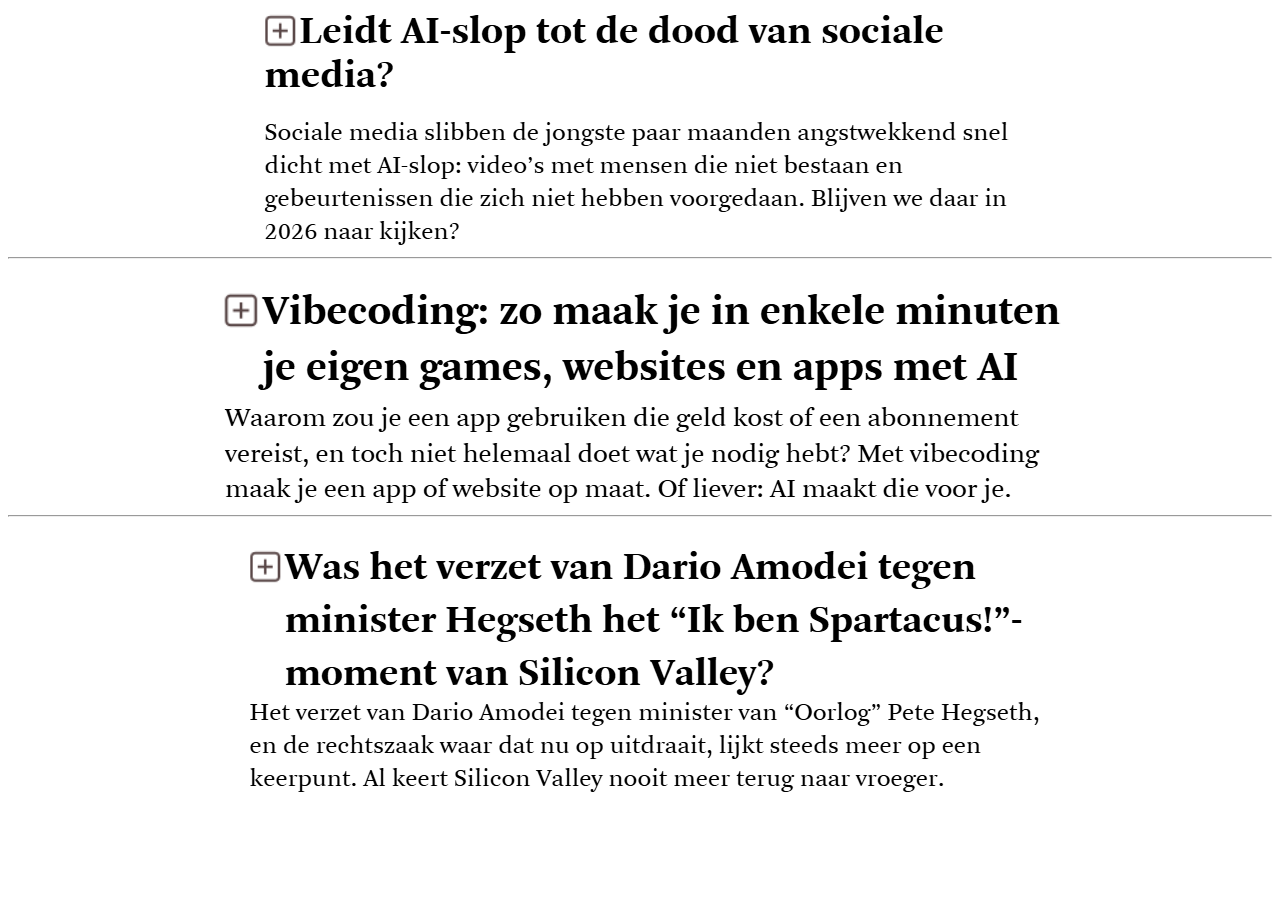
<file: index.html>
<html>
    <head>
        <title>3 artikels - De Standaard</title>
    </head>
    <body>
        <center>
            <a href="Artikel1.html" target="_blank"><img src="images/short_art_1.png"></a>
            <br>
            <hr>
            <br>
            <a href="Artikel2.html" target="_blank"><img src="images/short_art_2.png"></a>
            <br>
            <hr>
            <br>
            <a href="Artikel3.html" target="_blank"><img src="images/short_art_3.png"></a>
        </center>
    </body>
</html>
</file>
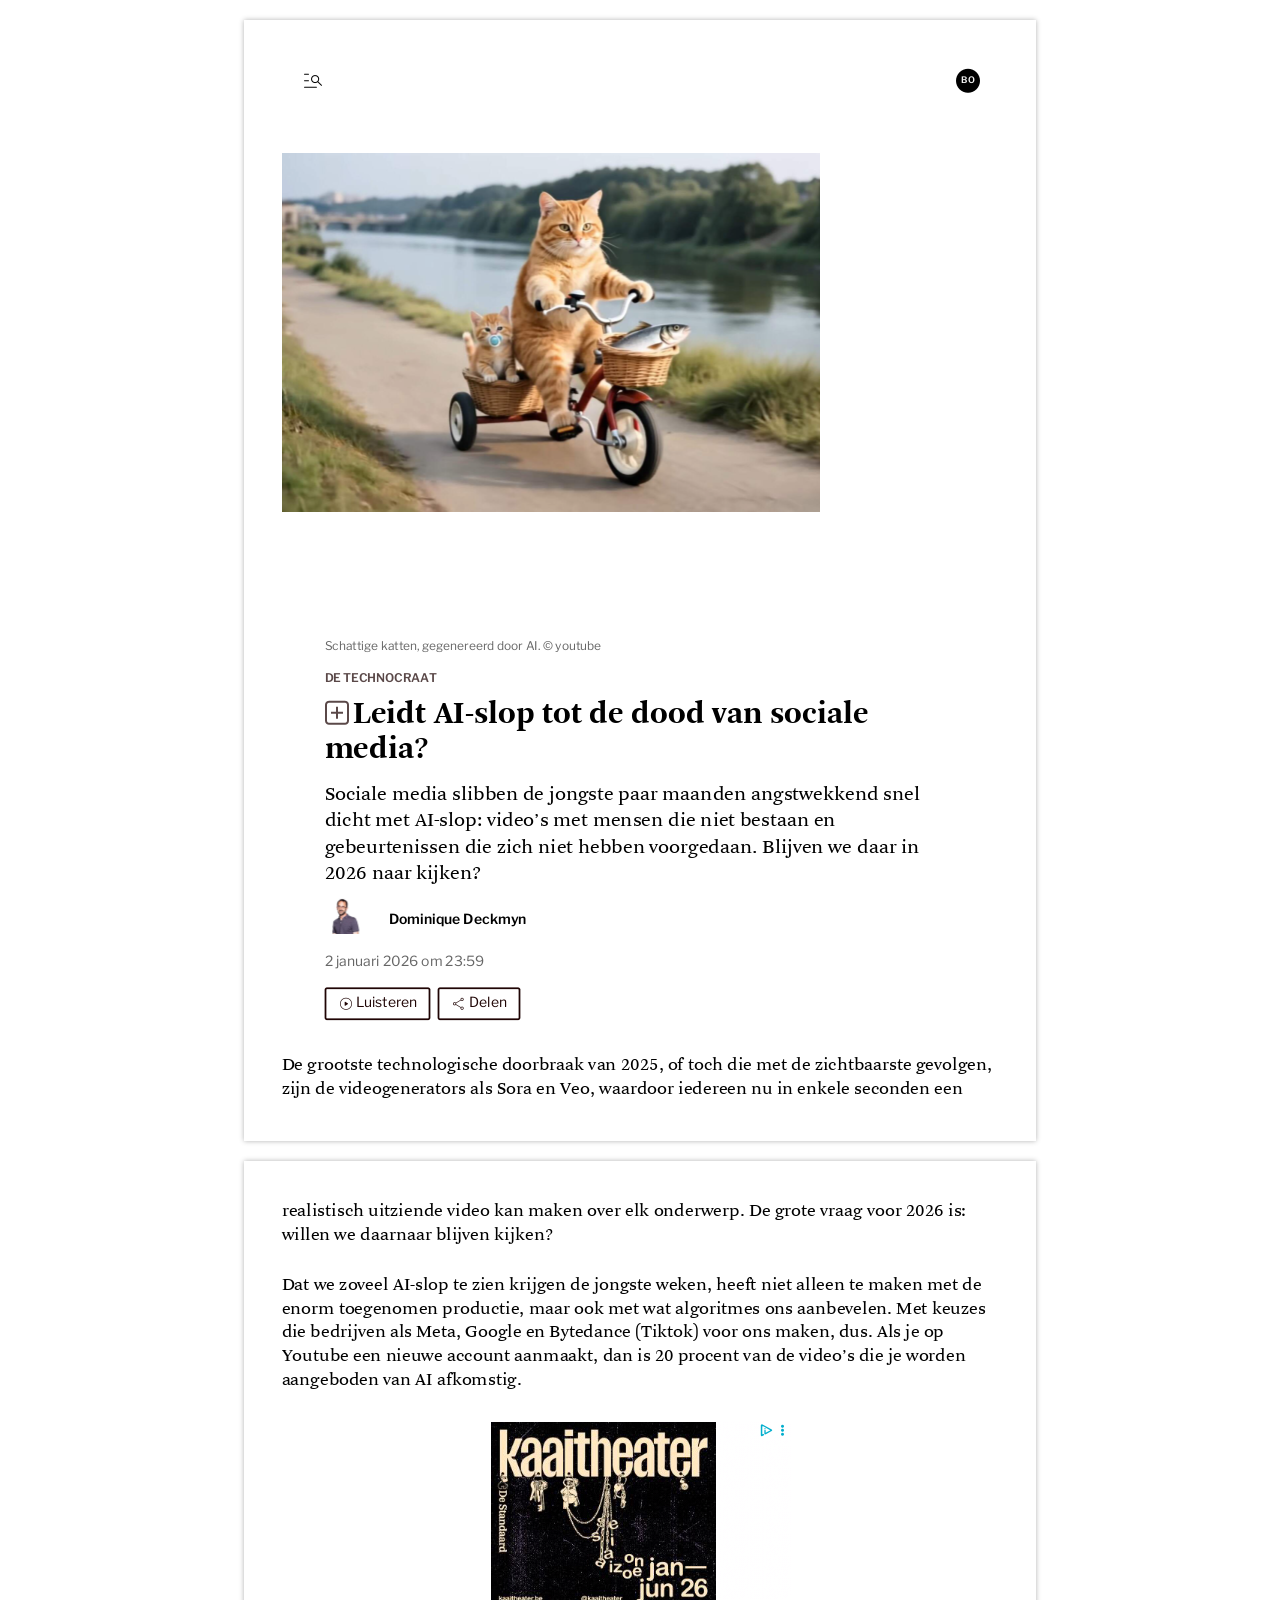
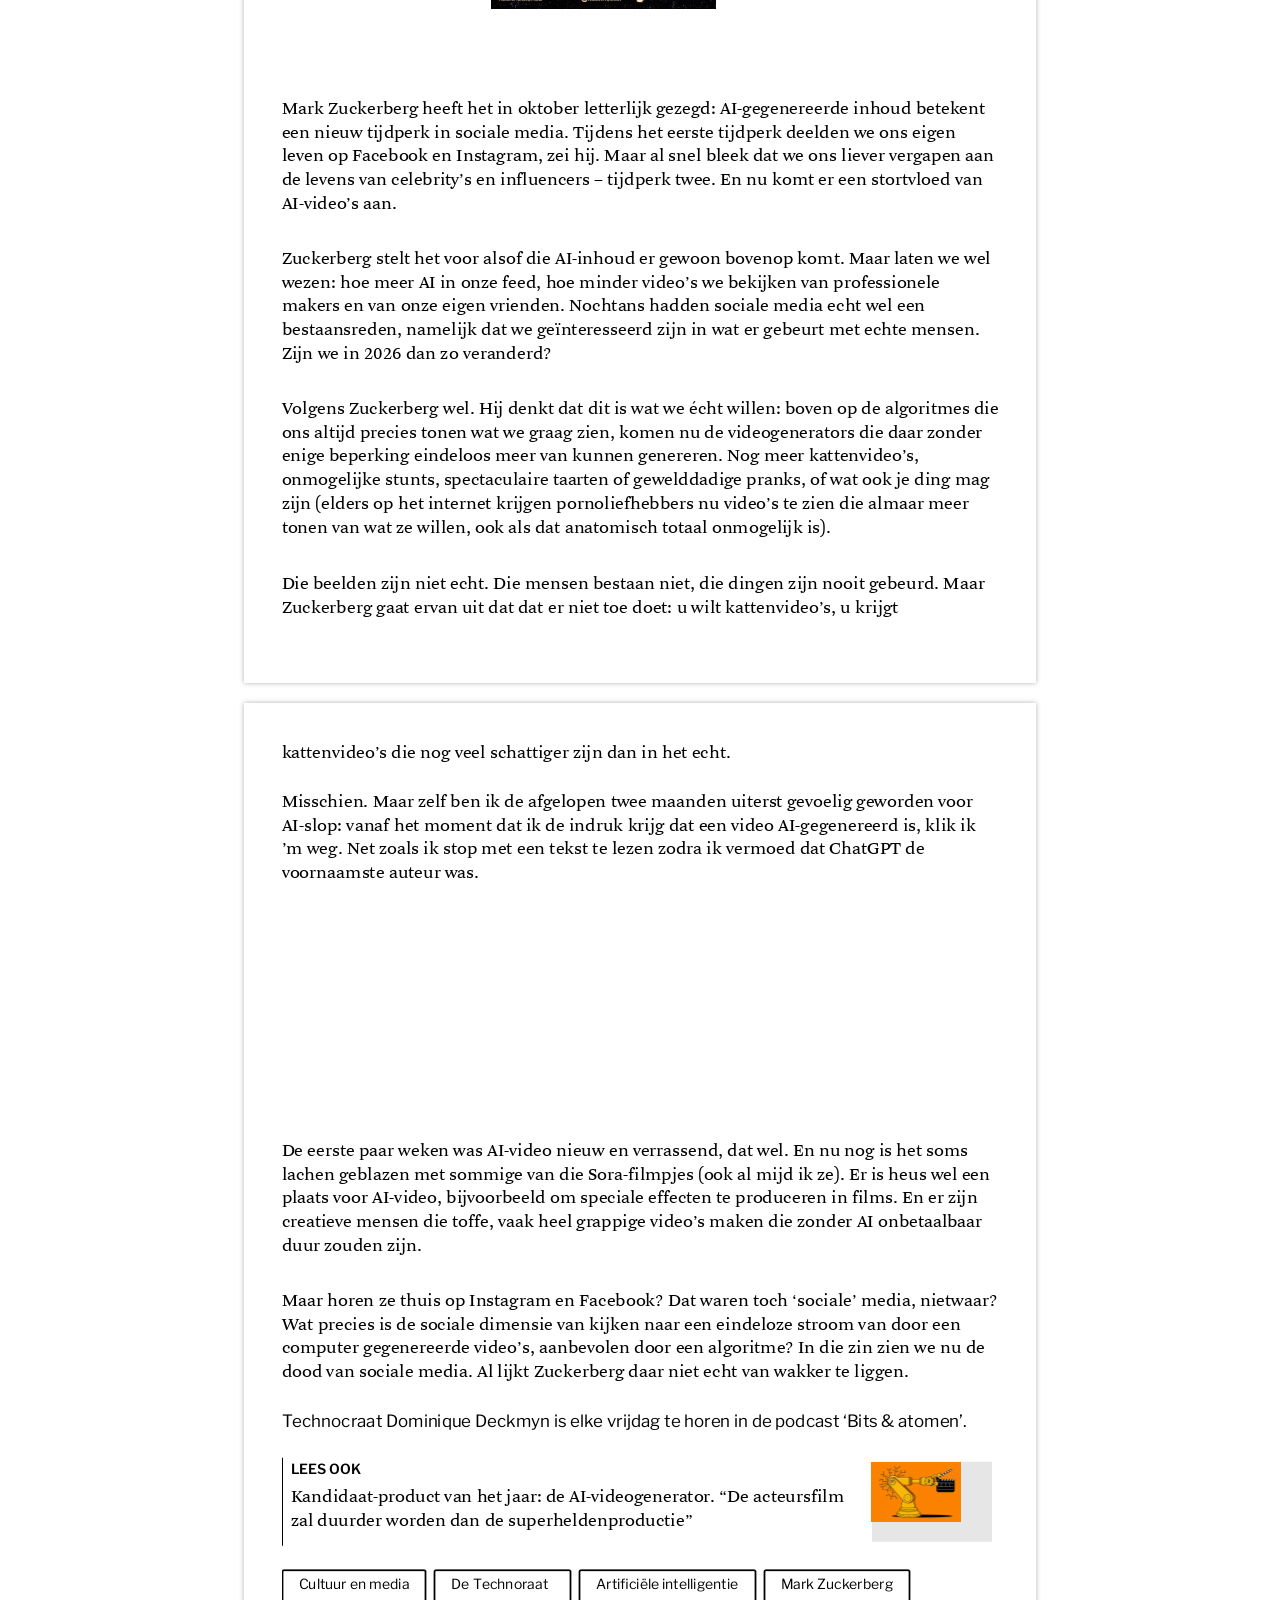
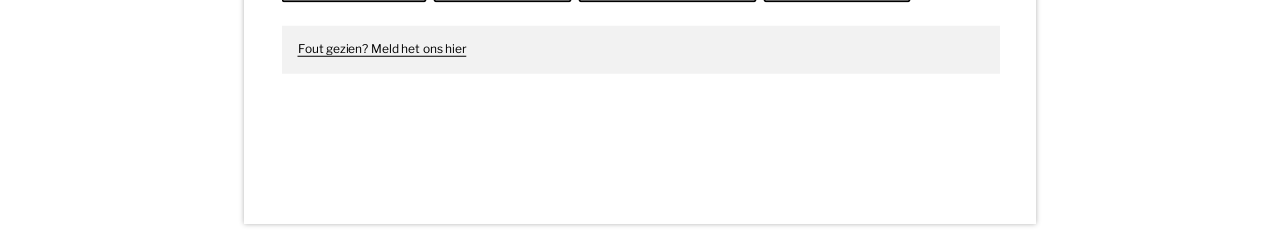
<file: Artikel1.html>
<html>
	<head>
		<link rel="stylesheet" href="opmaak.css">
	</head>
	<body>
		<div id="page_0" class="CSS_opmaak_ CSS_opmaak_02">
			<div class="CSS_opmaak_03">
				<img src="images/artikel1_1.png" alt="" class="CSS_opmaak_04" />
			</div>
			<div class="CSS_opmaak_view">
				<div class="CSS_opmaak_05 CSS_opmaak_06">
					<div class="CSS_opmaak_01" style="left:44.835em;top:3.3238em;">
						<span class="CSS_opmaak_07 CSS_opmaak_08 CSS_opmaak_09">BO </span>
					</div>
					<div class="CSS_opmaak_01" style="left:5.0313em;top:38.6031em;">
						<span class="CSS_opmaak_10 CSS_opmaak_08 CSS_opmaak_11" style="word-spacing:0.009em;">Schattige katten, gegenereerd door AI. © youtube </span>
					</div>
					<div class="CSS_opmaak_01" style="left:5.0313em;top:40.6031em;">
						<span class="CSS_opmaak_12 CSS_opmaak_08 CSS_opmaak_13" style="word-spacing:0.0228em;">DE TECHNOCRAAT</span>
					</div>
					<div class="CSS_opmaak_01" style="left:6.7813em;top:41.9873em;">
						<span class="CSS_opmaak_15 CSS_opmaak_16 CSS_opmaak_17" style="word-spacing:-0.0077em;">Leidt AI-slop tot de dood van sociale </span>
					</div>
					<div class="CSS_opmaak_01" style="left:5.0313em;top:44.1748em;">
						<span class="CSS_opmaak_15 CSS_opmaak_16 CSS_opmaak_18">media? </span>
					</div>
					<div class="CSS_opmaak_01" style="left:5.0313em;top:47.5258em;">
						<span class="CSS_opmaak_19 CSS_opmaak_16 CSS_opmaak_20" style="word-spacing:0.0014em;">Sociale media slibben de jongste paar maanden angstwekkend snel 
						<BR>dicht met AI-slop: video’s met mensen die niet bestaan en 
						<BR>gebeurtenissen die zich niet hebben voorgedaan. Blijven we daar in 
						<BR>2026 naar kijken? </span>
					</div>
					<div class="CSS_opmaak_01" style="left:9.0313em;top:55.581em;">
						<span class="CSS_opmaak_23 CSS_opmaak_08 CSS_opmaak_21" style="word-spacing:0.0023em;">Dominique Deckmyn </span>
					</div>
					<div class="CSS_opmaak_01" style="left:5.0313em;top:58.206em;">
						<span class="CSS_opmaak_24 CSS_opmaak_08 CSS_opmaak_25" style="word-spacing:0em;">2 januari 2026 om 23:59 </span>
					</div>
					<div class="CSS_opmaak_01" style="left:6.9688em;top:60.7685em;">
						<span class="CSS_opmaak_26 CSS_opmaak_08 CSS_opmaak_27">Luisteren </span>
					</div>
					<div class="CSS_opmaak_01" style="left:14.0772em;top:60.7685em;">
						<span class="CSS_opmaak_26 CSS_opmaak_08 CSS_opmaak_25">Delen </span>
					</div>
					<div class="CSS_opmaak_01" style="left:2.3438em;top:64.5218em;">
						<span class="CSS_opmaak_28 CSS_opmaak_16 CSS_opmaak_21" style="word-spacing:0.0022em;">De grootste technologische doorbraak van 2025, of toch die met de zichtbaarste gevolgen, 
						<BR>zijn de videogenerators als Sora en Veo, waardoor iedereen nu in enkele seconden een </span>
					</div>
				</div>
			</div>
		</div>
		<div id="page_1" class="CSS_opmaak_ CSS_opmaak_02">
			<div class="CSS_opmaak_03">
				<img src="images/artikel1_2.png" alt="" class="CSS_opmaak_04" />
			</div>
			<div class="CSS_opmaak_view">
				<div class="CSS_opmaak_05 CSS_opmaak_06">
					<div class="CSS_opmaak_01" style="left:2.3438em;top:2.3343em;">
						<span class="CSS_opmaak_28 CSS_opmaak_16 CSS_opmaak_30" style="word-spacing:-0.0003em;">realistisch uitziende video kan maken over elk onderwerp. De grote vraag voor 2026 is: 
						<BR>willen we daarnaar blijven kijken? </span>
					</div>
					<div class="CSS_opmaak_01" style="left:2.3438em;top:6.9593em;">
						<span class="CSS_opmaak_28 CSS_opmaak_16 CSS_opmaak_22" style="word-spacing:0.0015em;">Dat we zoveel AI-slop te zien krijgen de jongste weken, heeft niet alleen te maken met de 
						<br>enorm toegenomen productie, maar ook met wat algoritmes ons aanbevelen. Met keuzes 
						<br>die bedrijven als Meta, Google en Bytedance (Tiktok) voor ons maken, dus. Als je op 
						<br>Youtube een nieuwe account aanmaakt, dan is 20 procent van de video’s die je worden 
						<br>aangeboden van AI afkomstig. </span>
					</div>
					<div class="CSS_opmaak_01" style="left:2.3438em;top:33.4593em;">
						<span class="CSS_opmaak_28 CSS_opmaak_16 CSS_opmaak_33" style="word-spacing:0.0017em;">Mark Zuckerberg heeft het in oktober letterlijk gezegd: AI-gegenereerde inhoud betekent 
						<br>een nieuw tijdperk in sociale media. Tijdens het eerste tijdperk deelden we ons eigen 
						<br>leven op Facebook en Instagram, zei hij. Maar al snel bleek dat we ons liever vergapen aan 
						<br>de levens van celebrity’s en influencers – tijdperk twee. En nu komt er een stortvloed van 
						<br>AI-video’s aan. </span>
					</div>
					<div class="CSS_opmaak_01" style="left:2.3438em;top:42.8343em;">
						<span class="CSS_opmaak_28 CSS_opmaak_16 CSS_opmaak_37" style="word-spacing:0.0025em;">Zuckerberg stelt het voor alsof die AI-inhoud er gewoon bovenop komt. Maar laten we wel 
						<br>wezen: hoe meer AI in onze feed, hoe minder video’s we bekijken van professionele 
						<br>makers en van onze eigen vrienden. Nochtans hadden sociale media echt wel een 
						<br>bestaansreden, namelijk dat we geïnteresseerd zijn in wat er gebeurt met echte mensen. 
						<br>Zijn we in 2026 dan zo veranderd? </span>
					</div>
					<div class="CSS_opmaak_01" style="left:2.3438em;top:52.2093em;">
						<span class="CSS_opmaak_28 CSS_opmaak_16 CSS_opmaak_36" style="word-spacing:0.0054em;">Volgens Zuckerberg wel. Hij denkt dat dit is wat we écht willen: boven op de algoritmes die 
						<br>ons altijd precies tonen wat we graag zien, komen nu de videogenerators die daar zonder 
						<br>enige beperking eindeloos meer van kunnen genereren. Nog meer kattenvideo’s, 
						<br>onmogelijke stunts, spectaculaire taarten of gewelddadige pranks, of wat ook je ding mag 
						<br>zijn (elders op het internet krijgen pornoliefhebbers nu video’s te zien die almaar meer 
						<br>tonen van wat ze willen, ook als dat anatomisch totaal onmogelijk is). </span>
					</div>
					<div class="CSS_opmaak_01" style="left:2.3438em;top:63.1468em;">
						<span class="CSS_opmaak_28 CSS_opmaak_16 CSS_opmaak_31" style="word-spacing:0.0011em;">Die beelden zijn niet echt. Die mensen bestaan niet, die dingen zijn nooit gebeurd. Maar 
						<br>Zuckerberg gaat ervan uit dat dat er niet toe doet: u wilt kattenvideo’s, u krijgt </span>
					</div>
					<div style="position:absolute;left:15.4375em;top:16.2983em;width:18.75em;height:15.625em;">
						<a href="https://pagead2.googlesyndication.com/pcs/click?xai=[base64]&amp;sig=Cg0ArKJSzOfvDQi_7bEN&amp;fbs_aeid=%5Bgw_fbsaeid%5D&amp;adurl=https://www.kaaitheater.be%3Futm_source%3Ddestandaard%26utm_medium%3Dbanner%26utm_campaign%3Djanjun26" target="_blank">
							<img src="[data-uri]" class="CSS_opmaak_grlink" />
						</a>
					</div>
					<div style="position:absolute;left:15.4375em;top:16.2983em;width:18.75em;height:15.625em;">
						<a href="https://pagead2.googlesyndication.com/pcs/click?xai=[base64]&amp;sig=Cg0ArKJSzOfvDQi_7bEN&amp;fbs_aeid=%5Bgw_fbsaeid%5D&amp;adurl=https://www.kaaitheater.be%3Futm_source%3Ddestandaard%26utm_medium%3Dbanner%26utm_campaign%3Djanjun26" target="_blank">
							<img src="[data-uri]" class="CSS_opmaak_grlink" />
						</a>
					</div>
				</div>
			</div>
		</div>
		<div id="page_2" class="CSS_opmaak_ CSS_opmaak_02">
			<div class="CSS_opmaak_03">
				<img src="images/artikel1_3.png" alt="" class="CSS_opmaak_45" />
			</div>
			<div class="CSS_opmaak_view">
				<div class="CSS_opmaak_05 CSS_opmaak_06">
					<div class="CSS_opmaak_01" style="left:2.3438em;top:2.3343em;">
						<span class="CSS_opmaak_28 CSS_opmaak_16 CSS_opmaak_38" style="word-spacing:0.005em;">kattenvideo’s die nog veel schattiger zijn dan in het echt. </span>
					</div>
					<div class="CSS_opmaak_01" style="left:2.3438em;top:5.3968em;">
						<span class="CSS_opmaak_28 CSS_opmaak_16 CSS_opmaak_41" style="word-spacing:0.0008em;">Misschien. Maar zelf ben ik de afgelopen twee maanden uiterst gevoelig geworden voor 
						<br>AI-slop: vanaf het moment dat ik de indruk krijg dat een video AI-gegenereerd is, klik ik 
						<br>’m weg. Net zoals ik stop met een tekst te lezen zodra ik vermoed dat ChatGPT de 
						<br>voornaamste auteur was. </span>
					</div>
					<div class="CSS_opmaak_01" style="left:2.3438em;top:27.2093em;">
						<span class="CSS_opmaak_28 CSS_opmaak_16 CSS_opmaak_48" style="word-spacing:0.0043em;">De eerste paar weken was AI-video nieuw en verrassend, dat wel. En nu nog is het soms 
						<br>lachen geblazen met sommige van die Sora-filmpjes (ook al mijd ik ze). Er is heus wel een 
						<br>plaats voor AI-video, bijvoorbeeld om speciale effecten te produceren in films. En er zijn 
						<br>creatieve mensen die toffe, vaak heel grappige video’s maken die zonder AI onbetaalbaar 
						<br>duur zouden zijn. </span>
					</div>
					<div class="CSS_opmaak_01" style="left:2.3438em;top:36.5843em;">
						<span class="CSS_opmaak_28 CSS_opmaak_16 CSS_opmaak_50" style="word-spacing:0.0012em;">Maar horen ze thuis op Instagram en Facebook? Dat waren toch ‘sociale’ media, nietwaar? 
						<br>Wat precies is de sociale dimensie van kijken naar een eindeloze stroom van door een 
						<br>computer gegenereerde video’s, aanbevolen door een algoritme? In die zin zien we nu de 
						<br>dood van sociale media. Al lijkt Zuckerberg daar niet echt van wakker te liggen. </span>
					</div>
					<div class="CSS_opmaak_01" style="left:2.3438em;top:44.1103em;">
						<span class="CSS_opmaak_51 CSS_opmaak_08 CSS_opmaak_48" style="word-spacing:0.0045em;">Technocraat Dominique Deckmyn is elke vrijdag te horen in de podcast ‘Bits &amp; atomen’. </span>
					</div>
					<div class="CSS_opmaak_01" style="left:2.9063em;top:47.2685em;">
						<a href="https://www.standaard.be/economie/kandidaat-product-van-het-jaar-de-ai-videogenerator.-de-acteursfilm-zal-duurder-worden-dan-de-superheldenproductie/117713430.html" target="_blank"><span class="CSS_opmaak_23 CSS_opmaak_08 CSS_opmaak_25">LEES OOK </span>
						</a>
					</div>
					<div class="CSS_opmaak_01" style="left:2.9063em;top:48.8343em;">
						<a href="https://www.standaard.be/economie/kandidaat-product-van-het-jaar-de-ai-videogenerator.-de-acteursfilm-zal-duurder-worden-dan-de-superheldenproductie/117713430.html" target="_blank"><span class="CSS_opmaak_28 CSS_opmaak_16 CSS_opmaak_53" style="word-spacing:0.0052em;">Kandidaat-product van het jaar: de AI-videogenerator. “De acteursfilm </span>
						</a>
					</div>
					<div class="CSS_opmaak_01" style="left:2.9063em;top:50.3343em;">
						<a href="https://www.standaard.be/economie/kandidaat-product-van-het-jaar-de-ai-videogenerator.-de-acteursfilm-zal-duurder-worden-dan-de-superheldenproductie/117713430.html" target="_blank"><span class="CSS_opmaak_28 CSS_opmaak_16 CSS_opmaak_54" style="word-spacing:0.0031em;">zal duurder worden dan de superheldenproductie” </span></a>
					</div>
					<div class="CSS_opmaak_01" style="left:3.4063em;top:54.456em;">
						<a href="https://www.standaard.be/media-en-cultuur/" target="_blank">
							<span class="CSS_opmaak_55 CSS_opmaak_08 CSS_opmaak_30" style="word-spacing:-0.0001em;">Cultuur en media </span>
						</a>
					</div>
					<div class="CSS_opmaak_01" style="left:12.9609em;top:54.456em;">
						<a href="https://www.standaard.be/tag/de-technocraat/" target="_blank">
							<span class="CSS_opmaak_55 CSS_opmaak_08 CSS_opmaak_30" style="word-spacing:-0.0002em;">De Technoraat</span>
						</a>
					</div>
					<div class="CSS_opmaak_01" style="left:22.0049em;top:54.456em;">
						<a href="https://www.standaard.be/tag/artificiele-intelligentie/" target="_blank">
							<span class="CSS_opmaak_55 CSS_opmaak_08 CSS_opmaak_36" style="word-spacing:0.0054em;">Artiﬁciële intelligentie </span>
						</a>
					</div>
					<div class="CSS_opmaak_01" style="left:33.5332em;top:54.456em;">
						<a href="https://www.standaard.be/tag/mark-zuckerberg/" target="_blank">
							<span class="CSS_opmaak_55 CSS_opmaak_08 CSS_opmaak_57" style="word-spacing:0.0046em;">Mark Zuckerberg </span>
						</a>
					</div>
					<div class="CSS_opmaak_01" style="left:3.3438em;top:58.6031em;">
						<a href="mailto:correcties@standaard.be?subject=Correctie:%20Leidt%20AI-slop%20tot%20de%20dood%20van%20sociale%20media?&amp;body=Link:%20https://www.standaard.be/media-en-cultuur/leidt-ai-slop-tot-de-dood-van-sociale-media/121149342.html" target="_blank">
							<span class="CSS_opmaak_58 CSS_opmaak_08 CSS_opmaak_59" style="word-spacing:0.0131em;">Fout gezien? Meld het ons hier </span>
						</a>
					</div>
				</div>
			</div>
		</div>
	</body>
</html>
</file>
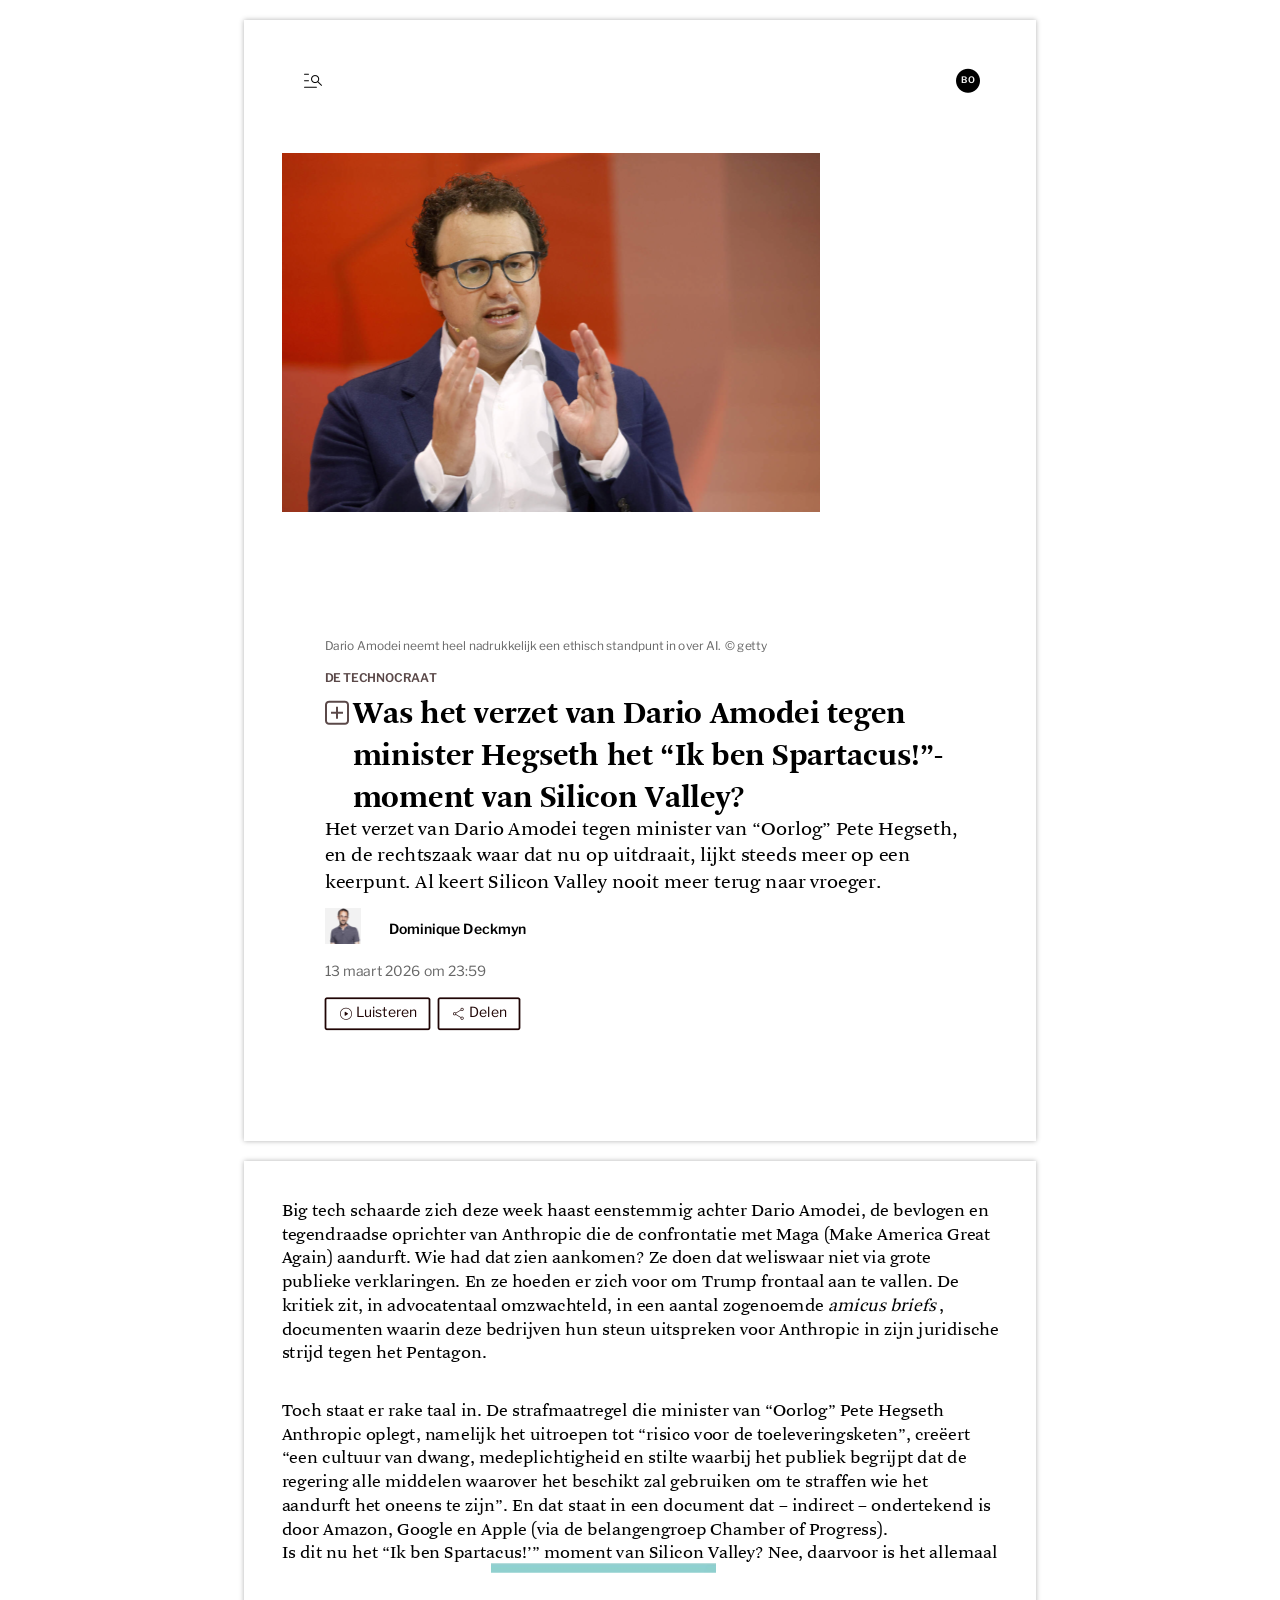
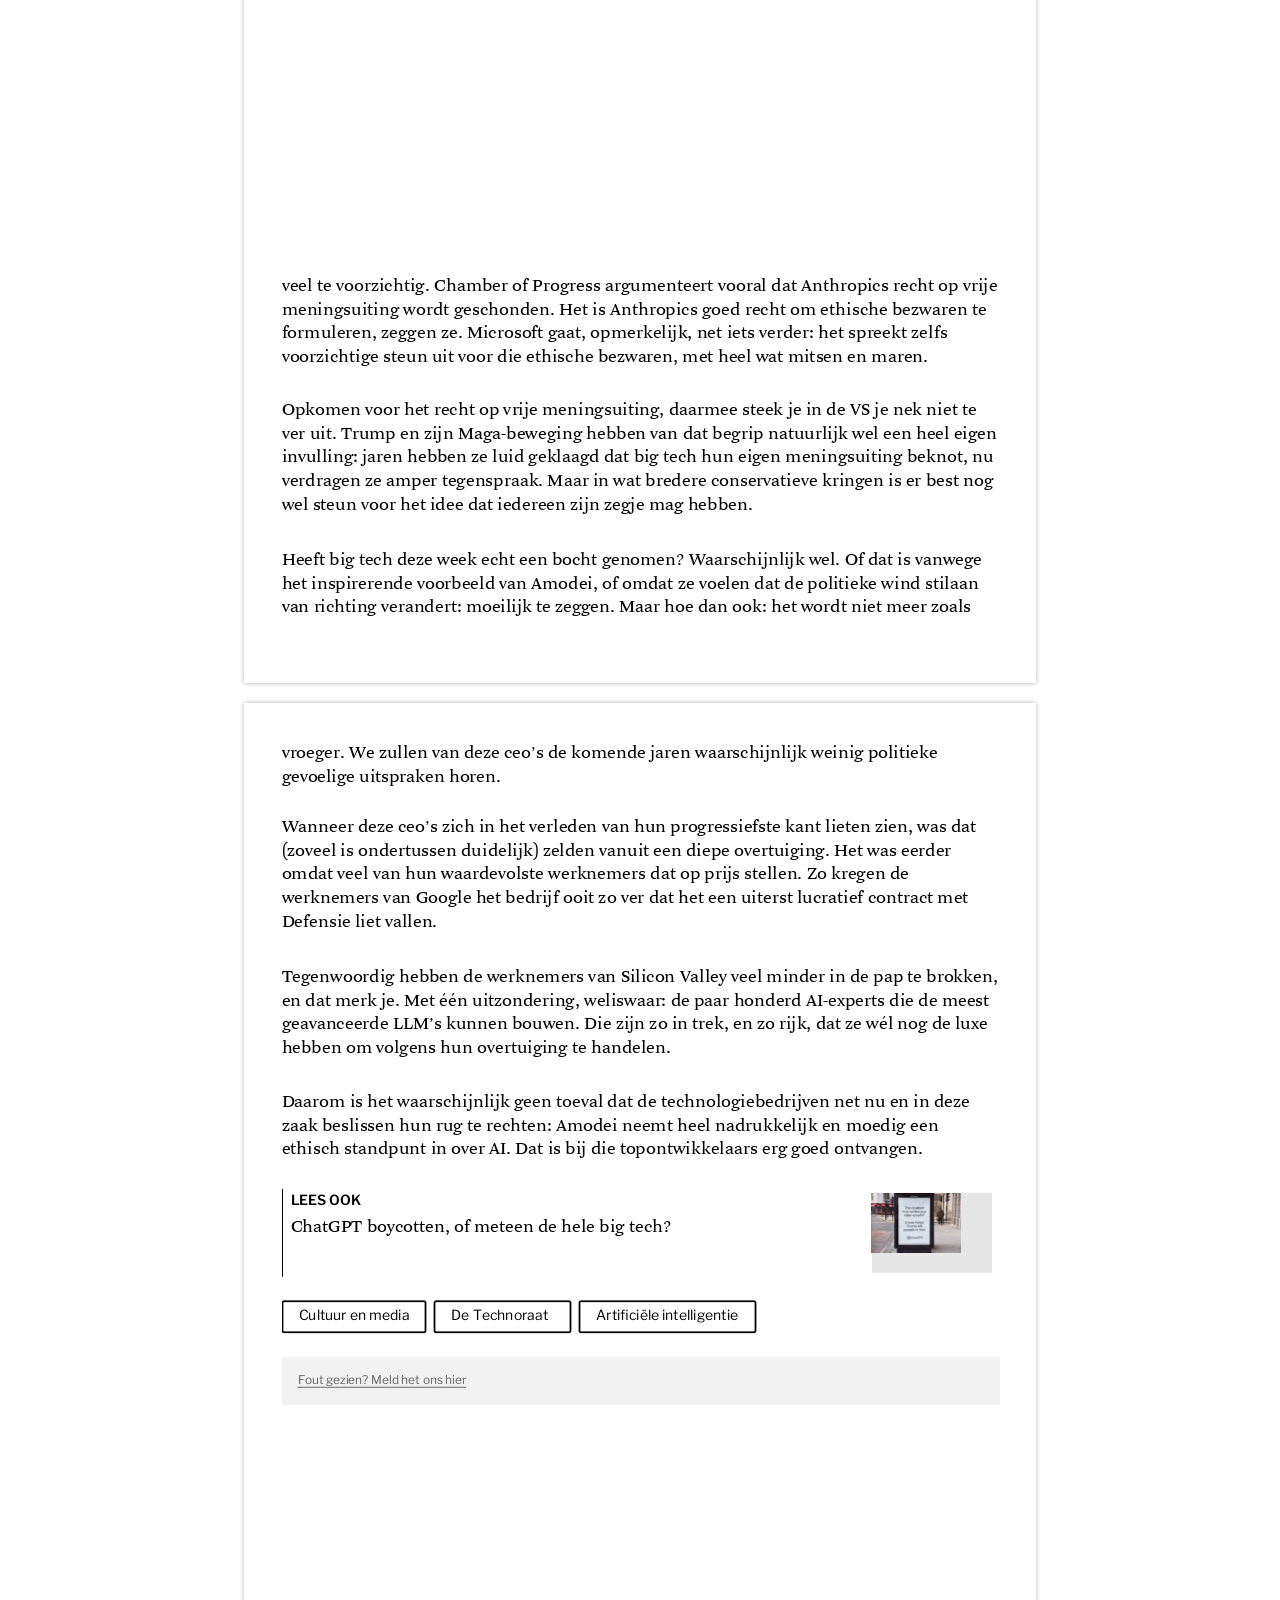
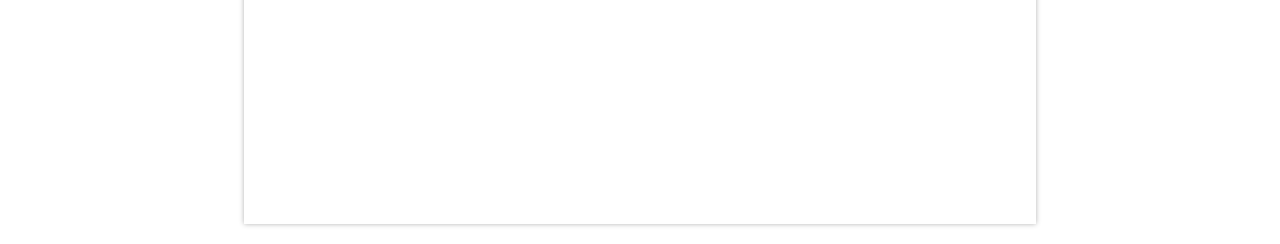
<file: Artikel3.html>
<html>
	<head>
		<link rel="stylesheet" href="opmaak.css">
	</head>
	<body>
		<div id="page_0" class="CSS_opmaak3_ CSS_opmaak3_02">
			<div class="CSS_opmaak3_03">
				<img src="images/artikel3_1.png" alt="" class="CSS_opmaak3_04" />
			</div>
			<div class="CSS_opmaak3_view">
				<div class="CSS_opmaak3_05 CSS_opmaak3_06">
					<div class="CSS_opmaak3_01" style="left:44.835em;top:3.3238em;">
						<span class="CSS_opmaak3_07 CSS_opmaak3_08 CSS_opmaak3_09">BO </span>
					</div>
					<div class="CSS_opmaak3_01" style="left:5.0313em;top:38.6031em;">
						<span class="CSS_opmaak3_10 CSS_opmaak3_08 CSS_opmaak3_11" style="word-spacing:0.0053em;">Dario Amodei neemt heel nadrukkelijk een ethisch standpunt in over AI.</span>
						<span class="CSS_opmaak3_10 CSS_opmaak3_08 CSS_opmaak3_13" style="word-spacing:0.015em;">© getty </span>
					</div>
					<div class="CSS_opmaak3_01" style="left:5.0313em;top:40.6031em;">
						<span class="CSS_opmaak3_14 CSS_opmaak3_08 CSS_opmaak3_15" style="word-spacing:0.0228em;">DE TECHNOCRAAT</span>
					</div>
					<div class="CSS_opmaak3_01" style="left:6.7813em;top:41.9873em;">
						<span class="CSS_opmaak3_17 CSS_opmaak3_18 CSS_opmaak3_19" style="word-spacing:-0.0014em;">Was het verzet van Dario Amodei tegen 
						<br>minister Hegseth het “Ik ben Spartacus!”- 
						<br>moment van Silicon Valley? </span>
					</div>
					<div class="CSS_opmaak3_01" style="left:5.0313em;top:49.7133em;">
						<span class="CSS_opmaak3_22 CSS_opmaak3_18 CSS_opmaak3_23" style="word-spacing:-0.0012em;">Het verzet van Dario Amodei tegen minister van “Oorlog” Pete Hegseth, 
						<br>en de rechtszaak waar dat nu op uitdraait, lijkt steeds meer op een 
						<br>keerpunt. Al keert Silicon Valley nooit meer terug naar vroeger. </span>
					</div>
					<div class="CSS_opmaak3_01" style="left:9.0313em;top:56.206em;">
						<span class="CSS_opmaak3_26 CSS_opmaak3_08 CSS_opmaak3_27" style="word-spacing:0.0023em;">Dominique Deckmyn </span>
					</div>
					<div class="CSS_opmaak3_01" style="left:5.0313em;top:58.831em;">
						<span class="CSS_opmaak3_28 CSS_opmaak3_08 CSS_opmaak3_12" style="word-spacing:0em;">13 maart 2026 om 23:59 </span>
					</div>
					<div class="CSS_opmaak3_01" style="left:6.9688em;top:61.3935em;">
						<span class="CSS_opmaak3_29 CSS_opmaak3_08 CSS_opmaak3_30">Luisteren </span>
					</div>
					<div class="CSS_opmaak3_01" style="left:14.0772em;top:61.3935em;">
						<span class="CSS_opmaak3_29 CSS_opmaak3_08 CSS_opmaak3_12">Delen </span>
					</div>
				</div>
			</div>
		</div>
		<div id="page_1" class="CSS_opmaak3_ CSS_opmaak3_02">
			<div class="CSS_opmaak3_03">
				<img src="images/artikel3_2.png" alt="" class="CSS_opmaak3_31" />
			</div>
			<div class="CSS_opmaak3_view">
				<div class="CSS_opmaak3_05 CSS_opmaak3_06">
					<div class="CSS_opmaak3_01" style="left:2.3438em;top:2.3343em;">
						<span class="CSS_opmaak3_32 CSS_opmaak3_18 CSS_opmaak3_33" style="word-spacing:0.0041em;">Big tech schaarde zich deze week haast eenstemmig achter Dario Amodei, de bevlogen en 
						<br>tegendraadse oprichter van Anthropic die de confrontatie met Maga (Make America Great 
						<br>Again) aandurft. Wie had dat zien aankomen? Ze doen dat weliswaar niet via grote 
						<br>publieke verklaringen. En ze hoeden er zich voor om Trump frontaal aan te vallen. De 
						<br>kritiek zit, in advocatentaal omzwachteld, in een aantal zogenoemde </span><span class="CSS_opmaak3_32 CSS_opmaak3_18 CSS_opmaak3_12" style="font-style:italic;word-spacing:0em;">amicus briefs</span>
						<span class="CSS_opmaak3_32 CSS_opmaak3_18 CSS_opmaak3_12" style="word-spacing:0em;">, 
						<br>documenten waarin deze bedrijven hun steun uitspreken voor Anthropic in zijn juridische 
						<br>strijd tegen het Pentagon. </span>
					</div>
					<div class="CSS_opmaak3_01" style="left:2.3438em;top:14.8343em;">
						<span class="CSS_opmaak3_32 CSS_opmaak3_18 CSS_opmaak3_35" style="word-spacing:0.0017em;">Toch staat er rake taal in. De strafmaatregel die minister van “Oorlog” Pete Hegseth 
						<br>Anthropic oplegt, namelijk het uitroepen tot “risico voor de toeleveringsketen”, creëert 
						<br>“een cultuur van dwang, medeplichtigheid en stilte waarbij het publiek begrijpt dat de 
						<br>regering alle middelen waarover het beschikt zal gebruiken om te straffen wie het 
						<br>aandurft het oneens te zijn”. En dat staat in een document dat – indirect – ondertekend is 
						<br>door Amazon, Google en Apple (via de belangengroep Chamber of Progress). 
						<br>Is dit nu het “Ik ben Spartacus!’” moment van Silicon Valley? Nee, daarvoor is het allemaal </span>
					</div>
					<div class="CSS_opmaak3_01" style="left:2.3438em;top:44.5218em;">
						<span class="CSS_opmaak3_32 CSS_opmaak3_18 CSS_opmaak3_39" style="word-spacing:0.001em;">veel te voorzichtig. Chamber of Progress argumenteert vooral dat Anthropics recht op vrije 
						<br>meningsuiting wordt geschonden. Het is Anthropics goed recht om ethische bezwaren te 
						<br>formuleren, zeggen ze. Microsoft gaat, opmerkelijk, net iets verder: het spreekt zelfs 
						<br>voorzichtige steun uit voor die ethische bezwaren, met heel wat mitsen en maren. </span>
					</div>
					<div class="CSS_opmaak3_01" style="left:2.3438em;top:52.2718em;">
						<span class="CSS_opmaak3_32 CSS_opmaak3_18 CSS_opmaak3_42" style="word-spacing:0.0039em;">Opkomen voor het recht op vrije meningsuiting, daarmee steek je in de VS je nek niet te 
						<br>ver uit. Trump en zijn Maga-beweging hebben van dat begrip natuurlijk wel een heel eigen 
						<br>invulling: jaren hebben ze luid geklaagd dat big tech hun eigen meningsuiting beknot, nu 
						<br>verdragen ze amper tegenspraak. Maar in wat bredere conservatieve kringen is er best nog 
						<br>wel steun voor het idee dat iedereen zijn zegje mag hebben. </span>
					</div>
					<div class="CSS_opmaak3_01" style="left:2.3438em;top:61.6468em;">
						<span class="CSS_opmaak3_32 CSS_opmaak3_18 CSS_opmaak3_44" style="word-spacing:0.0073em;">Heeft big tech deze week echt een bocht genomen? Waarschijnlijk wel. Of dat is vanwege 
						<br>het inspirerende voorbeeld van Amodei, of omdat ze voelen dat de politieke wind stilaan 
						<br>van richting verandert: moeilijk te zeggen. Maar hoe dan ook: het wordt niet meer zoals </span>
					</div>
				</div>
			</div>
		</div>
		<div id="page_2" class="CSS_opmaak3_ CSS_opmaak3_02">
			<div class="CSS_opmaak3_03">
				<img src="images/artikel3_3.png" alt="" class="CSS_opmaak3_04" />
			</div>
			<div class="CSS_opmaak3_view">
				<div class="CSS_opmaak3_05 CSS_opmaak3_06">
					<div class="CSS_opmaak3_01" style="left:2.3438em;top:2.3343em;">
						<span class="CSS_opmaak3_32 CSS_opmaak3_18 CSS_opmaak3_46" style="word-spacing:0.0081em;">vroeger. We zullen van deze ceo’s de komende jaren waarschijnlijk weinig politieke 
						<br>gevoelige uitspraken horen. </span>
					</div>
					<div class="CSS_opmaak3_01" style="left:2.3438em;top:6.9593em;">
						<span class="CSS_opmaak3_32 CSS_opmaak3_18 CSS_opmaak3_47" style="word-spacing:0.0045em;">Wanneer deze ceo’s zich in het verleden van hun progressiefste kant lieten zien, was dat 
						<br>(zoveel is ondertussen duidelijk) zelden vanuit een diepe overtuiging. Het was eerder 
						<br>omdat veel van hun waardevolste werknemers dat op prijs stellen. Zo kregen de 
						<br>werknemers van Google het bedrijf ooit zo ver dat het een uiterst lucratief contract met 
						<br>Defensie liet vallen. </span>
					</div>
					<div class="CSS_opmaak3_01" style="left:2.3438em;top:16.3343em;">
						<span class="CSS_opmaak3_32 CSS_opmaak3_18 CSS_opmaak3_49" style="word-spacing:0.0049em;">Tegenwoordig hebben de werknemers van Silicon Valley veel minder in de pap te brokken, 
						<br>en dat merk je. Met één uitzondering, weliswaar: de paar honderd AI-experts die de meest 
						<br>geavanceerde LLM’s kunnen bouwen. Die zijn zo in trek, en zo rijk, dat ze wél nog de luxe 
						<br>hebben om volgens hun overtuiging te handelen. </span>
					</div>
					<div class="CSS_opmaak3_01" style="left:2.3438em;top:24.1468em;">
						<span class="CSS_opmaak3_32 CSS_opmaak3_18 CSS_opmaak3_37" style="word-spacing:0.002em;">Daarom is het waarschijnlijk geen toeval dat de technologiebedrijven net nu en in deze 
						<br>zaak beslissen hun rug te rechten: Amodei neemt heel nadrukkelijk en moedig een 
						<br>ethisch standpunt in over AI. Dat is bij die topontwikkelaars erg goed ontvangen. &nbsp;</span>
					</div>
					<div class="CSS_opmaak3_01" style="left:2.9063em;top:30.456em;">
						<a href="https://www.standaard.be/media-en-cultuur/chatgpt-boycotten-of-meteen-de-hele-big-tech/139339709.html" target="_blank">
							<span class="CSS_opmaak3_26 CSS_opmaak3_08 CSS_opmaak3_12">LEES OOK &nbsp;</span>
						</a>
					</div>
					<div class="CSS_opmaak3_01" style="left:2.9063em;top:31.9593em;">
						<a href="https://www.standaard.be/media-en-cultuur/chatgpt-boycotten-of-meteen-de-hele-big-tech/139339709.html" target="_blank">
							<span class="CSS_opmaak3_32 CSS_opmaak3_18 CSS_opmaak3_40" style="word-spacing:0.0018em;">ChatGPT boycotten, of meteen de hele big tech? &nbsp;</span>
						</a>
					</div>
					<div class="CSS_opmaak3_01" style="left:3.4063em;top:37.6435em;">
						<a href="https://www.standaard.be/media-en-cultuur/" target="_blank">
							<span class="CSS_opmaak3_52 CSS_opmaak3_08 CSS_opmaak3_38" style="word-spacing:-0.0001em;">Cultuur en media &nbsp;</span>
						</a>
					</div>
					<div class="CSS_opmaak3_01" style="left:12.9609em;top:37.6435em;">
						<a href="https://www.standaard.be/tag/de-technocraat/" target="_blank">
							<span class="CSS_opmaak3_52 CSS_opmaak3_08 CSS_opmaak3_38" style="word-spacing:-0.0002em;">De Technoraat</span>
						</a>
					</div>
					<div class="CSS_opmaak3_01" style="left:22.0049em;top:37.6435em;">
						<a href="https://www.standaard.be/tag/artificiele-intelligentie/" target="_blank">
							<span class="CSS_opmaak3_52 CSS_opmaak3_08 CSS_opmaak3_11" style="word-spacing:0.0054em;">Artiﬁciële intelligentie &nbsp;</span>
						</a>
					</div>
					<div class="CSS_opmaak3_01" style="left:3.3438em;top:41.7906em;">
						<a href="mailto:correcties@standaard.be?subject=Correctie:%20Was%20het%20verzet%20van%20Dario%20Amodei%20tegen%20minister%20Hegseth%20het%20%E2%80%9CIk%20ben%20Spartacus!%E2%80%9D-moment%20van%20Silicon%20Valley?&amp;body=Link:%20https://www.standaard.be/media-en-cultuur/was-het-verzet-van-dario-amodei-tegen-minister-hegseth-het-ik-ben-spartacus-moment-van-silicon-valley/141800013.html" target="_blank">
							<span class="CSS_opmaak3_10 CSS_opmaak3_08 CSS_opmaak3_54" style="word-spacing:0.0131em;">Fout gezien? Meld het ons hier &nbsp;</span>
						</a>
					</div>
				</div>
			</div>
		</div>
	</body>
</html>
</file>
<file: opmaak.css>
.CSS_opmaak_ sup {
	vertical-align: baseline;
	position: relative;
	top: -0.4em;
}
.CSS_opmaak_ sub {
	vertical-align: baseline;
	position: relative;
	top: 0.4em;
}
.CSS_opmaak_ a:link {text-decoration:none;}
.CSS_opmaak_ a:visited {text-decoration:none;}
@media screen and (min-device-pixel-ratio:0), (-webkit-min-device-pixel-ratio:0), (min--moz-device-pixel-ratio: 0) {.CSS_opmaak_view{ font-size:10em; transform:scale(0.1); -moz-transform:scale(0.1); -webkit-transform:scale(0.1); -moz-transform-origin:top left; -webkit-transform-origin:top left; } }
.CSS_opmaak_layer { }.CSS_opmaak_ie { font-size: 1pt; }
.CSS_opmaak_ie body { font-size: 12em; }
@media print{.CSS_opmaak_view {font-size:1em; transform:scale(1);}}
.CSS_opmaak_grlink { position:relative;width:100%;height:100%;z-index:1000000; }
.CSS_opmaak_01 {
	position: absolute;
	white-space: nowrap;
}
.CSS_opmaak_02 {
	font-size: 1em;
	line-height: 0.0em;
	width: 49.5em;
	height: 70.08334em;
	border-style: none;
	display: block;
	margin: 0em;
}

@supports(-ms-ime-align:auto) { .CSS_opmaak_02 {overflow: hidden;}}
.CSS_opmaak_03 {
	position: relative;
}
.CSS_opmaak_04 {
	position: absolute;
	pointer-events: none;
	clip: rect(2.256668em,47.29167em,67.78434em,2.270833em);
	width: 100%;
}
.CSS_opmaak_05 {
	position: relative;
	width: 49.5em;
}
.CSS_opmaak_06 {
	height: 7.008333em;
}
.CSS_opmaak_ie .CSS_opmaak_06 {
	height: 70.08334em;
}
@font-face {
	font-family:"GQUJNJ+Libre Franklin Thin SemiBold";
	src:url("[data-uri]") format("woff");
}
.CSS_opmaak_07 {
	font-size: 0.5625em;
	font-family: "GQUJNJ+Libre Franklin Thin SemiBold", "Times New Roman";
	color: #F2F2F2;
}
.CSS_opmaak_08 {
	line-height: 1.423em;
}
.CSS_opmaak_09 {
	letter-spacing: -0.01em;
}

.CSS_opmaak_ie .CSS_opmaak_09 {
	letter-spacing: -0.09px;
}
@font-face {
	font-family:"EFNDUQ+Libre Franklin Thin Regular";
	src:url("[data-uri]") format("woff");
}
.CSS_opmaak_10 {
	font-size: 0.75em;
	font-family: "EFNDUQ+Libre Franklin Thin Regular";
	color: #666666;
}
.CSS_opmaak_11 {
	letter-spacing: -0.0044em;
}

.CSS_opmaak_ie .CSS_opmaak_11 {
	letter-spacing: -0.0532px;
}
@font-face {
	font-family:"OIWLCV+Libre Franklin Thin SemiBold";
	src:url("[data-uri]") format("woff");
}
.CSS_opmaak_12 {
	font-size: 0.75em;
	font-family: "OIWLCV+Libre Franklin Thin SemiBold";
	color: #5A4848;
}
.CSS_opmaak_13 {
	letter-spacing: -0.0114em;
}

.CSS_opmaak_ie .CSS_opmaak_13 {
	letter-spacing: -0.1368px;
}
.CSS_opmaak_14 {
	letter-spacing: -0.111em;
}

.CSS_opmaak_ie .CSS_opmaak_14 {
	letter-spacing: -1.332px;
}
@font-face {
	font-family:"PUISQL+Copyright Type Tailors BVBA";
	src:url("[data-uri]") format("woff");
}
.CSS_opmaak_15 {
	font-size: 2em;
	font-family: "PUISQL+Copyright Type Tailors BVBA";
	color: #000000;
}
.CSS_opmaak_16 {
	line-height: 1.32em;
}
.CSS_opmaak_17 {
	letter-spacing: 0.0038em;
}

.CSS_opmaak_ie .CSS_opmaak_17 {
	letter-spacing: 0.1227px;
}
.CSS_opmaak_18 {
	letter-spacing: 0.0012em;
}

.CSS_opmaak_ie .CSS_opmaak_18 {
	letter-spacing: 0.0384px;
}
@font-face {
	font-family:"RVIOPN+Copyright Type Tailors BVBA";
	src:url("[data-uri]") format("woff");
}
.CSS_opmaak_19 {
	font-size: 1.25em;
	font-family: "RVIOPN+Copyright Type Tailors BVBA";
	color: #000000;
}
.CSS_opmaak_20 {
	letter-spacing: -0.0007em;
}

.CSS_opmaak_ie .CSS_opmaak_20 {
	letter-spacing: -0.0139px;
}
.CSS_opmaak_21 {
	letter-spacing: -0.0011em;
}

.CSS_opmaak_ie .CSS_opmaak_21 {
	letter-spacing: -0.0211px;
}
.CSS_opmaak_22 {
	letter-spacing: -0.0009em;
}

.CSS_opmaak_ie .CSS_opmaak_22 {
	letter-spacing: -0.0187px;
}
@font-face {
	font-family:"SVKUDP+Libre Franklin Thin SemiBold";
	src:url("[data-uri]") format("woff");
}
.CSS_opmaak_23 {
	font-size: 0.875em;
	font-family: "SVKUDP+Libre Franklin Thin SemiBold";
	color: #000000;
}
.CSS_opmaak_24 {
	font-size: 0.875em;
	font-family: "EFNDUQ+Libre Franklin Thin Regular";
	color: #666666;
}
.CSS_opmaak_25 {
	letter-spacing: 0em;
}

.CSS_opmaak_ie .CSS_opmaak_25 {
	letter-spacing: 0px;
}
@font-face {
	font-family:"IFWLIH+Libre Franklin Thin Regular";
	src:url("[data-uri]") format("woff");
}
.CSS_opmaak_26 {
	font-size: 0.875em;
	font-family: "IFWLIH+Libre Franklin Thin Regular";
	color: #1F0404;
}
.CSS_opmaak_27 {
	letter-spacing: -0.0049em;
}

.CSS_opmaak_ie .CSS_opmaak_27 {
	letter-spacing: -0.0683px;
}
.CSS_opmaak_28 {
	font-size: 1.125em;
	font-family: "RVIOPN+Copyright Type Tailors BVBA";
	color: #000000;
}
.CSS_opmaak_29 {
	letter-spacing: -0.002em;
}

.CSS_opmaak_ie .CSS_opmaak_29 {
	letter-spacing: -0.0354px;
}
.CSS_opmaak_30 {
	letter-spacing: 0.0001em;
}

.CSS_opmaak_ie .CSS_opmaak_30 {
	letter-spacing: 0.0024px;
}
.CSS_opmaak_31 {
	letter-spacing: -0.0005em;
}

.CSS_opmaak_ie .CSS_opmaak_31 {
	letter-spacing: -0.0086px;
}
.CSS_opmaak_32 {
	letter-spacing: -0.0021em;
}

.CSS_opmaak_ie .CSS_opmaak_32 {
	letter-spacing: -0.0387px;
}
.CSS_opmaak_33 {
	letter-spacing: -0.001em;
}

.CSS_opmaak_ie .CSS_opmaak_33 {
	letter-spacing: -0.0186px;
}
.CSS_opmaak_34 {
	letter-spacing: -0.0013em;
}

.CSS_opmaak_ie .CSS_opmaak_34 {
	letter-spacing: -0.0236px;
}
.CSS_opmaak_35 {
	letter-spacing: 0.0004em;
}

.CSS_opmaak_ie .CSS_opmaak_35 {
	letter-spacing: 0.0073px;
}
.CSS_opmaak_36 {
	letter-spacing: -0.0027em;
}

.CSS_opmaak_ie .CSS_opmaak_36 {
	letter-spacing: -0.048px;
}
.CSS_opmaak_37 {
	letter-spacing: -0.0012em;
}

.CSS_opmaak_ie .CSS_opmaak_37 {
	letter-spacing: -0.0224px;
}
.CSS_opmaak_38 {
	letter-spacing: -0.0025em;
}

.CSS_opmaak_ie .CSS_opmaak_38 {
	letter-spacing: -0.0453px;
}
.CSS_opmaak_39 {
	letter-spacing: -0.0017em;
}

.CSS_opmaak_ie .CSS_opmaak_39 {
	letter-spacing: -0.0305px;
}
.CSS_opmaak_40 {
	letter-spacing: -0.0014em;
}

.CSS_opmaak_ie .CSS_opmaak_40 {
	letter-spacing: -0.0252px;
}
.CSS_opmaak_41 {
	letter-spacing: -0.0004em;
}

.CSS_opmaak_ie .CSS_opmaak_41 {
	letter-spacing: -0.0075px;
}
.CSS_opmaak_42 {
	letter-spacing: -0.0015em;
}

.CSS_opmaak_ie .CSS_opmaak_42 {
	letter-spacing: -0.0265px;
}
.CSS_opmaak_43 {
	letter-spacing: -0.0003em;
}

.CSS_opmaak_ie .CSS_opmaak_43 {
	letter-spacing: -0.0057px;
}
.CSS_opmaak_44 {
	letter-spacing: -0.0008em;
}

.CSS_opmaak_ie .CSS_opmaak_44 {
	letter-spacing: -0.0138px;
}
.CSS_opmaak_45 {
	position: absolute;
	pointer-events: none;
	clip: rect(2.256668em,47.29167em,67.7775em,2.270833em);
	width: 100%;
}
.CSS_opmaak_46 {
	letter-spacing: -0.0001em;
}

.CSS_opmaak_ie .CSS_opmaak_46 {
	letter-spacing: -0.0025px;
}
.CSS_opmaak_47 {
	letter-spacing: -0.0002em;
}

.CSS_opmaak_ie .CSS_opmaak_47 {
	letter-spacing: -0.004px;
}
.CSS_opmaak_48 {
	letter-spacing: -0.0022em;
}

.CSS_opmaak_ie .CSS_opmaak_48 {
	letter-spacing: -0.0388px;
}
.CSS_opmaak_49 {
	letter-spacing: -0.0018em;
}

.CSS_opmaak_ie .CSS_opmaak_49 {
	letter-spacing: -0.0322px;
}
.CSS_opmaak_50 {
	letter-spacing: -0.0006em;
}

.CSS_opmaak_ie .CSS_opmaak_50 {
	letter-spacing: -0.0108px;
}
.CSS_opmaak_51 {
	font-size: 1.0625em;
	font-family: "IFWLIH+Libre Franklin Thin Regular";
	color: #000000;
}
.CSS_opmaak_52 {
	letter-spacing: -0.106em;
}

.CSS_opmaak_ie .CSS_opmaak_52 {
	letter-spacing: -1.802px;
}
.CSS_opmaak_53 {
	letter-spacing: -0.0026em;
}

.CSS_opmaak_ie .CSS_opmaak_53 {
	letter-spacing: -0.0467px;
}
.CSS_opmaak_54 {
	letter-spacing: -0.0016em;
}

.CSS_opmaak_ie .CSS_opmaak_54 {
	letter-spacing: -0.028px;
}
.CSS_opmaak_55 {
	font-size: 0.875em;
	font-family: "IFWLIH+Libre Franklin Thin Regular";
	color: #000000;
}
.CSS_opmaak_56 {
	letter-spacing: -0.0024em;
}

.CSS_opmaak_ie .CSS_opmaak_56 {
	letter-spacing: -0.0333px;
}
.CSS_opmaak_57 {
	letter-spacing: -0.0023em;
}

.CSS_opmaak_ie .CSS_opmaak_57 {
	letter-spacing: -0.0324px;
}
.CSS_opmaak_58 {
	font-size: 0.75em;
	font-family: "IFWLIH+Libre Franklin Thin Regular";
	color: #000000;
}
.CSS_opmaak_59 {
	letter-spacing: -0.0065em;
}

.CSS_opmaak_ie .CSS_opmaak_59 {
	letter-spacing: -0.0783px;
}

 body > div {
	box-shadow: 0 0 5px rgba(0,0,0,0.3) !important;
	margin: 20px auto !important;
}

.CSS_opmaak2_ sup {
	vertical-align: baseline;
	position: relative;
	top: -0.4em;
}
.CSS_opmaak2_ sub {
	vertical-align: baseline;
	position: relative;
	top: 0.4em;
}
.CSS_opmaak2_ a:link {text-decoration:none;}
.CSS_opmaak2_ a:visited {text-decoration:none;}
@media screen and (min-device-pixel-ratio:0), (-webkit-min-device-pixel-ratio:0), (min--moz-device-pixel-ratio: 0) {.CSS_opmaak2_view{ font-size:10em; transform:scale(0.1); -moz-transform:scale(0.1); -webkit-transform:scale(0.1); -moz-transform-origin:top left; -webkit-transform-origin:top left; } }
.CSS_opmaak2_layer { }.CSS_opmaak2_ie { font-size: 1pt; }
.CSS_opmaak2_ie body { font-size: 12em; }
@media print{.CSS_opmaak2_view {font-size:1em; transform:scale(1);}}
.CSS_opmaak2_grlink { position:relative;width:100%;height:100%;z-index:1000000; }
.CSS_opmaak2_01 {
	position: absolute;
	white-space: nowrap;
}
.CSS_opmaak2_02 {
	font-size: 1em;
	line-height: 0.0em;
	width: 49.58333em;
	height: 70.16666em;
	border-style: none;
	display: block;
	margin: 0em;
}

@supports(-ms-ime-align:auto) { .CSS_opmaak2_02 {overflow: hidden;}}
.CSS_opmaak2_03 {
	position: relative;
}
.CSS_opmaak2_04 {
	position: absolute;
	pointer-events: none;
	clip: rect(2.429464em,48.125em,67.84613em,1.458333em);
	width: 100%;
}
.CSS_opmaak2_05 {
	position: relative;
	width: 49.58333em;
}
.CSS_opmaak2_06 {
	height: 7.016666em;
}
.CSS_opmaak2_ie .CSS_opmaak2_06 {
	height: 70.16666em;
}
@font-face {
	font-family:"FVNTCG+LibreFranklinThin-Regular";
	src:url("[data-uri]") format("woff");
}
.CSS_opmaak2_07 {
	font-size: 0.80086em;
	font-family: "FVNTCG+LibreFranklinThin-Regular";
	color: #666666;
}
.CSS_opmaak2_08 {
	line-height: 1.212em;
}
.CSS_opmaak2_09 {
	letter-spacing: -0.0044em;
}

.CSS_opmaak2_ie .CSS_opmaak2_09 {
	letter-spacing: -0.057px;
}
@font-face {
	font-family:"ACRKHA+LibreFranklinThin-SemiBold";
	src:url("[data-uri]") format("woff");
}
.CSS_opmaak2_10 {
	font-size: 0.80086em;
	font-family: "ACRKHA+LibreFranklinThin-SemiBold";
	color: #5A4848;
}
.CSS_opmaak2_11 {
	letter-spacing: 0em;
}

.CSS_opmaak2_ie .CSS_opmaak2_11 {
	letter-spacing: 0px;
}
@font-face {
	font-family:"BGBHBN+Copyright-Type-Tailors-BVBA";
	src:url("[data-uri]") format("woff");
}
.CSS_opmaak2_12 {
	font-size: 2.135626em;
	font-family: "BGBHBN+Copyright-Type-Tailors-BVBA";
	color: #000000;
}
.CSS_opmaak2_13 {
	line-height: 1.32em;
}
.CSS_opmaak2_14 {
	letter-spacing: 0.0022em;
}

.CSS_opmaak2_ie .CSS_opmaak2_14 {
	letter-spacing: 0.0747px;
}
.CSS_opmaak2_15 {
	letter-spacing: 0.0007em;
}

.CSS_opmaak2_ie .CSS_opmaak2_15 {
	letter-spacing: 0.0242px;
}
@font-face {
	font-family:"IUSBNS+Copyright-Type-Tailors-BVBA";
	src:url("[data-uri]") format("woff");
}
.CSS_opmaak2_16 {
	font-size: 1.334766em;
	font-family: "IUSBNS+Copyright-Type-Tailors-BVBA";
	color: #000000;
}
.CSS_opmaak2_17 {
	letter-spacing: -0.0017em;
}

.CSS_opmaak2_ie .CSS_opmaak2_17 {
	letter-spacing: -0.0363px;
}
.CSS_opmaak2_18 {
	letter-spacing: -0.001em;
}

.CSS_opmaak2_ie .CSS_opmaak2_18 {
	letter-spacing: -0.0204px;
}
.CSS_opmaak2_19 {
	letter-spacing: 0.0003em;
}

.CSS_opmaak2_ie .CSS_opmaak2_19 {
	letter-spacing: 0.0066px;
}
.CSS_opmaak2_20 {
	font-size: 0.934336em;
	font-family: "ACRKHA+LibreFranklinThin-SemiBold";
	color: #000000;
}
.CSS_opmaak2_21 {
	letter-spacing: -0.0011em;
}

.CSS_opmaak2_ie .CSS_opmaak2_21 {
	letter-spacing: -0.0171px;
}
.CSS_opmaak2_22 {
	font-size: 0.934336em;
	font-family: "FVNTCG+LibreFranklinThin-Regular";
	color: #666666;
}
.CSS_opmaak2_23 {
	font-size: 0.934336em;
	font-family: "FVNTCG+LibreFranklinThin-Regular";
	color: #1F0404;
}
.CSS_opmaak2_24 {
	letter-spacing: -0.0049em;
}

.CSS_opmaak2_ie .CSS_opmaak2_24 {
	letter-spacing: -0.0729px;
}
.CSS_opmaak2_25 {
	font-size: 1.201289em;
	font-family: "IUSBNS+Copyright-Type-Tailors-BVBA";
	color: #000000;
}
.CSS_opmaak2_26 {
	letter-spacing: -0.0007em;
}

.CSS_opmaak2_ie .CSS_opmaak2_26 {
	letter-spacing: -0.0126px;
}
.CSS_opmaak2_27 {
	letter-spacing: -0.0002em;
}

.CSS_opmaak2_ie .CSS_opmaak2_27 {
	letter-spacing: -0.0031px;
}
.CSS_opmaak2_28 {
	letter-spacing: -0.0006em;
}

.CSS_opmaak2_ie .CSS_opmaak2_28 {
	letter-spacing: -0.011px;
}
.CSS_opmaak2_29 {
	letter-spacing: -0.0012em;
}

.CSS_opmaak2_ie .CSS_opmaak2_29 {
	letter-spacing: -0.0233px;
}
.CSS_opmaak2_30 {
	letter-spacing: -0.0004em;
}

.CSS_opmaak2_ie .CSS_opmaak2_30 {
	letter-spacing: -0.0084px;
}
.CSS_opmaak2_31 {
	letter-spacing: -0.0035em;
}

.CSS_opmaak2_ie .CSS_opmaak2_31 {
	letter-spacing: -0.0667px;
}
.CSS_opmaak2_32 {
	letter-spacing: -0.0003em;
}

.CSS_opmaak2_ie .CSS_opmaak2_32 {
	letter-spacing: -0.0055px;
}
.CSS_opmaak2_33 {
	letter-spacing: -0.0027em;
}

.CSS_opmaak2_ie .CSS_opmaak2_33 {
	letter-spacing: -0.0517px;
}
@font-face {
	font-family:"BFHIID+Roboto-Bold";
	src:url("[data-uri]") format("woff");
}
.CSS_opmaak2_34 {
	font-size: 1.201289em;
	font-family: "BFHIID+Roboto-Bold", "Times New Roman";
	color: #EB0400;
}
.CSS_opmaak2_35 {
	line-height: 1.171875em;
}
.CSS_opmaak2_36 {
	letter-spacing: 0.0001em;
}

.CSS_opmaak2_ie .CSS_opmaak2_36 {
	letter-spacing: 0.0015px;
}
@font-face {
	font-family:"OQJLUU+Roboto-Regular";
	src:url("[data-uri]") format("woff");
}
.CSS_opmaak2_37 {
	font-size: 0.834229em;
	font-family: "OQJLUU+Roboto-Regular";
	color: #000000;
}
.CSS_opmaak2_38 {
	letter-spacing: -0.0107em;
}

.CSS_opmaak2_ie .CSS_opmaak2_38 {
	letter-spacing: -0.1426px;
}
@font-face {
	font-family:"NCECGO+Roboto-Bold";
	src:url("[data-uri]") format("woff");
}
.CSS_opmaak2_39 {
	font-size: 1.001074em;
	font-family: "NCECGO+Roboto-Bold";
	color: #000000;
}
.CSS_opmaak2_40 {
	font-size: 1.001074em;
	font-family: "NCECGO+Roboto-Bold";
	color: #AAAAAA;
}
.CSS_opmaak2_41 {
	letter-spacing: -0.0015em;
}

.CSS_opmaak2_ie .CSS_opmaak2_41 {
	letter-spacing: -0.0239px;
}
.CSS_opmaak2_42 {
	letter-spacing: -0.0001em;
}

.CSS_opmaak2_ie .CSS_opmaak2_42 {
	letter-spacing: -0.0011px;
}
.CSS_opmaak2_43 {
	font-size: 0.934336em;
	font-family: "OQJLUU+Roboto-Regular";
	color: #000000;
}
.CSS_opmaak2_44 {
	letter-spacing: -0.0009em;
}

.CSS_opmaak2_ie .CSS_opmaak2_44 {
	letter-spacing: -0.018px;
}
.CSS_opmaak2_45 {
	font-size: 1.334766em;
	font-family: "BGBHBN+Copyright-Type-Tailors-BVBA";
	color: #000000;
}
.CSS_opmaak2_46 {
	letter-spacing: 0.0012em;
}

.CSS_opmaak2_ie .CSS_opmaak2_46 {
	letter-spacing: 0.0263px;
}
.CSS_opmaak2_47 {
	letter-spacing: -0.0033em;
}

.CSS_opmaak2_ie .CSS_opmaak2_47 {
	letter-spacing: -0.0643px;
}
.CSS_opmaak2_48 {
	letter-spacing: -0.002em;
}

.CSS_opmaak2_ie .CSS_opmaak2_48 {
	letter-spacing: -0.0384px;
}
.CSS_opmaak2_49 {
	letter-spacing: -0.12em;
}

.CSS_opmaak2_ie .CSS_opmaak2_49 {
	letter-spacing: -2.3065px;
}
.CSS_opmaak2_50 {
	letter-spacing: 0.008em;
}

.CSS_opmaak2_ie .CSS_opmaak2_50 {
	letter-spacing: 0.1538px;
}
.CSS_opmaak2_51 {
	letter-spacing: -0.0109em;
}

.CSS_opmaak2_ie .CSS_opmaak2_51 {
	letter-spacing: -0.2087px;
}
.CSS_opmaak2_52 {
	letter-spacing: -0.0029em;
}

.CSS_opmaak2_ie .CSS_opmaak2_52 {
	letter-spacing: -0.0375px;
}
.CSS_opmaak2_53 {
	letter-spacing: -0.0046em;
}

.CSS_opmaak2_ie .CSS_opmaak2_53 {
	letter-spacing: -0.089px;
}
.CSS_opmaak2_54 {
	font-size: 1.201289em;
	font-family: "BGBHBN+Copyright-Type-Tailors-BVBA";
	color: #000000;
}
.CSS_opmaak2_55 {
	letter-spacing: 0.0002em;
}

.CSS_opmaak2_ie .CSS_opmaak2_55 {
	letter-spacing: 0.0042px;
}
.CSS_opmaak2_56 {
	letter-spacing: -0.0016em;
}

.CSS_opmaak2_ie .CSS_opmaak2_56 {
	letter-spacing: -0.0298px;
}
.CSS_opmaak2_57 {
	letter-spacing: -0.003em;
}

.CSS_opmaak2_ie .CSS_opmaak2_57 {
	letter-spacing: -0.0577px;
}
.CSS_opmaak2_58 {
	letter-spacing: -0.0026em;
}

.CSS_opmaak2_ie .CSS_opmaak2_58 {
	letter-spacing: -0.0494px;
}
.CSS_opmaak2_59 {
	letter-spacing: -0.0021em;
}

.CSS_opmaak2_ie .CSS_opmaak2_59 {
	letter-spacing: -0.0397px;
}
.CSS_opmaak2_60 {
	letter-spacing: -0.0019em;
}

.CSS_opmaak2_ie .CSS_opmaak2_60 {
	letter-spacing: -0.0358px;
}
.CSS_opmaak2_61 {
	letter-spacing: -0.004em;
}

.CSS_opmaak2_ie .CSS_opmaak2_61 {
	letter-spacing: -0.0769px;
}
.CSS_opmaak2_62 {
	letter-spacing: -0.0023em;
}

.CSS_opmaak2_ie .CSS_opmaak2_62 {
	letter-spacing: -0.045px;
}
.CSS_opmaak2_63 {
	letter-spacing: 0.0011em;
}

.CSS_opmaak2_ie .CSS_opmaak2_63 {
	letter-spacing: 0.0207px;
}
.CSS_opmaak2_64 {
	letter-spacing: 0.0063em;
}

.CSS_opmaak2_ie .CSS_opmaak2_64 {
	letter-spacing: 0.1208px;
}
@font-face {
	font-family:"LCEDAT+Copyright-Type-Tailors-BVBA";
	src:url("[data-uri]") format("woff");
}
.CSS_opmaak2_65 {
	font-size: 1.201289em;
	font-family: "LCEDAT+Copyright-Type-Tailors-BVBA", "Times New Roman";
	color: #000000;
}
.CSS_opmaak2_66 {
	letter-spacing: -0.008em;
}

.CSS_opmaak2_ie .CSS_opmaak2_66 {
	letter-spacing: -0.1538px;
}
.CSS_opmaak2_67 {
	letter-spacing: -0.0025em;
}

.CSS_opmaak2_ie .CSS_opmaak2_67 {
	letter-spacing: -0.0475px;
}
.CSS_opmaak2_68 {
	letter-spacing: -0.0028em;
}

.CSS_opmaak2_ie .CSS_opmaak2_68 {
	letter-spacing: -0.0357px;
}
.CSS_opmaak2_69 {
	letter-spacing: -0.0005em;
}

.CSS_opmaak2_ie .CSS_opmaak2_69 {
	letter-spacing: -0.0096px;
}
.CSS_opmaak2_70 {
	letter-spacing: 0.0031em;
}

.CSS_opmaak2_ie .CSS_opmaak2_70 {
	letter-spacing: 0.0665px;
}
.CSS_opmaak2_71 {
	letter-spacing: 0.0009em;
}

.CSS_opmaak2_ie .CSS_opmaak2_71 {
	letter-spacing: 0.0165px;
}
.CSS_opmaak2_72 {
	letter-spacing: -0.0013em;
}

.CSS_opmaak2_ie .CSS_opmaak2_72 {
	letter-spacing: -0.0251px;
}
.CSS_opmaak2_73 {
	letter-spacing: 0.0013em;
}

.CSS_opmaak2_ie .CSS_opmaak2_73 {
	letter-spacing: 0.0244px;
}
.CSS_opmaak2_74 {
	letter-spacing: -0.0008em;
}

.CSS_opmaak2_ie .CSS_opmaak2_74 {
	letter-spacing: -0.0148px;
}
.CSS_opmaak2_75 {
	letter-spacing: -0.0022em;
}

.CSS_opmaak2_ie .CSS_opmaak2_75 {
	letter-spacing: -0.0429px;
}
.CSS_opmaak2_76 {
	font-size: 0.600645em;
	font-family: "ACRKHA+LibreFranklinThin-SemiBold";
	color: #9D9D9D;
}
.CSS_opmaak2_77 {
	letter-spacing: -0.01em;
}

.CSS_opmaak2_ie .CSS_opmaak2_77 {
	letter-spacing: -0.096px;
}
.CSS_opmaak2_78 {
	-o-transform: scale(1,0.7326003);
	-webkit-transform: scale(1,0.7326003);
	-moz-transform: scale(1,0.7326003);
	transform: scale(1,0.7326003);
	-o-transform-origin: top left;
	-webkit-transform-origin: top left;
	-moz-webkit-transform-origin: top left;
	-transform-origin: top left;
	-ms-transform: matrix(1,0,0,0.7326003,0,-0);
	-ms-transform-origin: top left;
}
@font-face {
	font-family:"APPWTB+.SFNS-Regular_wdth_opsz600000_GRAD_wght";
	src:url("[data-uri]") format("woff");
}
.CSS_opmaak2_79 {
	font-size: 0.510869em;
	font-family: "APPWTB+.SFNS-Regular_wdth_opsz600000_GRAD_wght", "Times New Roman";
	color: rgba(0, 0, 0, 0);
}
.CSS_opmaak2_80 {
	line-height: 1.177734em;
}
.CSS_opmaak2_81 {
	letter-spacing: -0.018em;
}

.CSS_opmaak2_ie .CSS_opmaak2_81 {
	letter-spacing: -0.147px;
}
.CSS_opmaak2_82 {
	-o-transform: scale(1,0.780804);
	-webkit-transform: scale(1,0.780804);
	-moz-transform: scale(1,0.780804);
	transform: scale(1,0.780804);
	-o-transform-origin: top left;
	-webkit-transform-origin: top left;
	-moz-webkit-transform-origin: top left;
	-transform-origin: top left;
	-ms-transform: matrix(1,0,0,0.780804,0,-0);
	-ms-transform-origin: top left;
}
.CSS_opmaak2_83 {
	font-size: 0.547746em;
	font-family: "APPWTB+.SFNS-Regular_wdth_opsz600000_GRAD_wght", "Times New Roman";
	color: rgba(0, 0, 0, 0);
}
.CSS_opmaak2_84 {
	letter-spacing: -0.0226em;
}

.CSS_opmaak2_ie .CSS_opmaak2_84 {
	letter-spacing: -0.1977px;
}
.CSS_opmaak2_85 {
	font-size: 0.579542em;
	font-family: "APPWTB+.SFNS-Regular_wdth_opsz600000_GRAD_wght", "Times New Roman";
	color: rgba(0, 0, 0, 0);
}
.CSS_opmaak2_86 {
	-o-transform: scale(1,0.8234563);
	-webkit-transform: scale(1,0.8234563);
	-moz-transform: scale(1,0.8234563);
	transform: scale(1,0.8234563);
	-o-transform-origin: top left;
	-webkit-transform-origin: top left;
	-moz-webkit-transform-origin: top left;
	-transform-origin: top left;
	-ms-transform: matrix(1,0,0,0.8234563,0,-0);
	-ms-transform-origin: top left;
}
.CSS_opmaak2_87 {
	font-size: 0.519374em;
	font-family: "APPWTB+.SFNS-Regular_wdth_opsz600000_GRAD_wght", "Times New Roman";
	color: rgba(0, 0, 0, 0);
}
.CSS_opmaak2_88 {
	-o-transform: scale(1,0.7409921);
	-webkit-transform: scale(1,0.7409921);
	-moz-transform: scale(1,0.7409921);
	transform: scale(1,0.7409921);
	-o-transform-origin: top left;
	-webkit-transform-origin: top left;
	-moz-webkit-transform-origin: top left;
	-transform-origin: top left;
	-ms-transform: matrix(1,0,0,0.7409921,0,-0);
	-ms-transform-origin: top left;
}
.CSS_opmaak2_89 {
	font-size: 0.563642em;
	font-family: "APPWTB+.SFNS-Regular_wdth_opsz600000_GRAD_wght", "Times New Roman";
	color: rgba(0, 0, 0, 0);
}
.CSS_opmaak2_90 {
	letter-spacing: -0.0537em;
}

.CSS_opmaak2_ie .CSS_opmaak2_90 {
	letter-spacing: -0.4845px;
}
.CSS_opmaak2_91 {
	-o-transform: scale(1,0.778515);
	-webkit-transform: scale(1,0.778515);
	-moz-transform: scale(1,0.778515);
	transform: scale(1,0.778515);
	-o-transform-origin: top left;
	-webkit-transform-origin: top left;
	-moz-webkit-transform-origin: top left;
	-transform-origin: top left;
	-ms-transform: matrix(1,0,0,0.778515,0,-0);
	-ms-transform-origin: top left;
}
.CSS_opmaak2_92 {
	font-size: 0.536428em;
	font-family: "APPWTB+.SFNS-Regular_wdth_opsz600000_GRAD_wght", "Times New Roman";
	color: rgba(0, 0, 0, 0);
}
.CSS_opmaak2_93 {
	-o-transform: scale(1,0.7917027);
	-webkit-transform: scale(1,0.7917027);
	-moz-transform: scale(1,0.7917027);
	transform: scale(1,0.7917027);
	-o-transform-origin: top left;
	-webkit-transform-origin: top left;
	-moz-webkit-transform-origin: top left;
	-transform-origin: top left;
	-ms-transform: matrix(1,0,0,0.7917027,0,-0);
	-ms-transform-origin: top left;
}
.CSS_opmaak2_94 {
	font-size: 0.527512em;
	font-family: "APPWTB+.SFNS-Regular_wdth_opsz600000_GRAD_wght", "Times New Roman";
	color: rgba(0, 0, 0, 0);
}
.CSS_opmaak2_95 {
	letter-spacing: -0.0158em;
}

.CSS_opmaak2_ie .CSS_opmaak2_95 {
	letter-spacing: -0.1335px;
}
.CSS_opmaak2_96 {
	font-size: 0.567736em;
	font-family: "APPWTB+.SFNS-Regular_wdth_opsz600000_GRAD_wght", "Times New Roman";
	color: rgba(0, 0, 0, 0);
}
.CSS_opmaak2_97 {
	letter-spacing: -0.0244em;
}

.CSS_opmaak2_ie .CSS_opmaak2_97 {
	letter-spacing: -0.2218px;
}
.CSS_opmaak2_98 {
	-o-transform: scale(1,0.735611);
	-webkit-transform: scale(1,0.735611);
	-moz-transform: scale(1,0.735611);
	transform: scale(1,0.735611);
	-o-transform-origin: top left;
	-webkit-transform-origin: top left;
	-moz-webkit-transform-origin: top left;
	-transform-origin: top left;
	-ms-transform: matrix(1,0,0,0.735611,0,-0);
	-ms-transform-origin: top left;
}
.CSS_opmaak2_99 {
	-o-transform: scale(1,0.7424454);
	-webkit-transform: scale(1,0.7424454);
	-moz-transform: scale(1,0.7424454);
	transform: scale(1,0.7424454);
	-o-transform-origin: top left;
	-webkit-transform-origin: top left;
	-moz-webkit-transform-origin: top left;
	-transform-origin: top left;
	-ms-transform: matrix(1,0,0,0.7424454,0,-0);
	-ms-transform-origin: top left;
}
.CSS_opmaak2_100 {
	font-size: 0.562534em;
	font-family: "APPWTB+.SFNS-Regular_wdth_opsz600000_GRAD_wght", "Times New Roman";
	color: rgba(0, 0, 0, 0);
}
.CSS_opmaak2_101 {
	letter-spacing: -0.0098em;
}

.CSS_opmaak2_ie .CSS_opmaak2_101 {
	letter-spacing: -0.0882px;
}
.CSS_opmaak2_102 {
	-o-transform: scale(1,0.7359239);
	-webkit-transform: scale(1,0.7359239);
	-moz-transform: scale(1,0.7359239);
	transform: scale(1,0.7359239);
	-o-transform-origin: top left;
	-webkit-transform-origin: top left;
	-moz-webkit-transform-origin: top left;
	-transform-origin: top left;
	-ms-transform: matrix(1,0,0,0.7359239,0,-0);
	-ms-transform-origin: top left;
}
.CSS_opmaak2_103 {
	font-size: 0.567519em;
	font-family: "APPWTB+.SFNS-Regular_wdth_opsz600000_GRAD_wght", "Times New Roman";
	color: rgba(0, 0, 0, 0);
}
.CSS_opmaak2_104 {
	-o-transform: scale(1,0.7645085);
	-webkit-transform: scale(1,0.7645085);
	-moz-transform: scale(1,0.7645085);
	transform: scale(1,0.7645085);
	-o-transform-origin: top left;
	-webkit-transform-origin: top left;
	-moz-webkit-transform-origin: top left;
	-transform-origin: top left;
	-ms-transform: matrix(1,0,0,0.7645085,0,-0);
	-ms-transform-origin: top left;
}
.CSS_opmaak2_105 {
	font-size: 0.493429em;
	font-family: "APPWTB+.SFNS-Regular_wdth_opsz600000_GRAD_wght", "Times New Roman";
	color: rgba(0, 0, 0, 0);
}
.CSS_opmaak2_106 {
	letter-spacing: -0.0072em;
}

.CSS_opmaak2_ie .CSS_opmaak2_106 {
	letter-spacing: -0.057px;
}
@font-face {
	font-family:"OVEOQN+.SFNS-Regular_wdth_opsz600000_GRAD_wght";
	src:url("[data-uri]") format("woff");
}
.CSS_opmaak2_107 {
	font-size: 0.493429em;
	font-family: "OVEOQN+.SFNS-Regular_wdth_opsz600000_GRAD_wght", "Times New Roman";
	color: rgba(0, 0, 0, 0);
}
.CSS_opmaak2_108 {
	letter-spacing: -0.0059em;
}

.CSS_opmaak2_ie .CSS_opmaak2_108 {
	letter-spacing: -0.0467px;
}
.CSS_opmaak2_109 {
	-o-transform: scale(1,0.7850564);
	-webkit-transform: scale(1,0.7850564);
	-moz-transform: scale(1,0.7850564);
	transform: scale(1,0.7850564);
	-o-transform-origin: top left;
	-webkit-transform-origin: top left;
	-moz-webkit-transform-origin: top left;
	-transform-origin: top left;
	-ms-transform: matrix(1,0,0,0.7850564,0,-0);
	-ms-transform-origin: top left;
}
.CSS_opmaak2_110 {
	font-size: 0.480514em;
	font-family: "APPWTB+.SFNS-Regular_wdth_opsz600000_GRAD_wght", "Times New Roman";
	color: rgba(0, 0, 0, 0);
}
.CSS_opmaak2_111 {
	font-size: 0.480514em;
	font-family: "OVEOQN+.SFNS-Regular_wdth_opsz600000_GRAD_wght", "Times New Roman";
	color: rgba(0, 0, 0, 0);
}
.CSS_opmaak2_112 {
	letter-spacing: -0.0058em;
}

.CSS_opmaak2_ie .CSS_opmaak2_112 {
	letter-spacing: -0.0448px;
}
.CSS_opmaak2_113 {
	-o-transform: scale(1,0.7554702);
	-webkit-transform: scale(1,0.7554702);
	-moz-transform: scale(1,0.7554702);
	transform: scale(1,0.7554702);
	-o-transform-origin: top left;
	-webkit-transform-origin: top left;
	-moz-webkit-transform-origin: top left;
	-transform-origin: top left;
	-ms-transform: matrix(1,0,0,0.7554702,0,-0);
	-ms-transform-origin: top left;
}
.CSS_opmaak2_114 {
	font-size: 0.498751em;
	font-family: "APPWTB+.SFNS-Regular_wdth_opsz600000_GRAD_wght", "Times New Roman";
	color: rgba(0, 0, 0, 0);
}
.CSS_opmaak2_115 {
	letter-spacing: -0.0056em;
}

.CSS_opmaak2_ie .CSS_opmaak2_115 {
	letter-spacing: -0.0445px;
}
.CSS_opmaak2_116 {
	font-size: 0.530208em;
	font-family: "APPWTB+.SFNS-Regular_wdth_opsz600000_GRAD_wght", "Times New Roman";
	color: rgba(0, 0, 0, 0);
}
.CSS_opmaak2_117 {
	letter-spacing: -0.0031em;
}

.CSS_opmaak2_ie .CSS_opmaak2_117 {
	letter-spacing: -0.0266px;
}
.CSS_opmaak2_118 {
	-o-transform: scale(1,0.8600092);
	-webkit-transform: scale(1,0.8600092);
	-moz-transform: scale(1,0.8600092);
	transform: scale(1,0.8600092);
	-o-transform-origin: top left;
	-webkit-transform-origin: top left;
	-moz-webkit-transform-origin: top left;
	-transform-origin: top left;
	-ms-transform: matrix(1,0,0,0.8600092,0,-0);
	-ms-transform-origin: top left;
}
.CSS_opmaak2_119 {
	font-size: 0.485669em;
	font-family: "APPWTB+.SFNS-Regular_wdth_opsz600000_GRAD_wght", "Times New Roman";
	color: rgba(0, 0, 0, 0);
}
.CSS_opmaak2_120 {
	-o-transform: scale(1,0.783701);
	-webkit-transform: scale(1,0.783701);
	-moz-transform: scale(1,0.783701);
	transform: scale(1,0.783701);
	-o-transform-origin: top left;
	-webkit-transform-origin: top left;
	-moz-webkit-transform-origin: top left;
	-transform-origin: top left;
	-ms-transform: matrix(1,0,0,0.783701,0,-0);
	-ms-transform-origin: top left;
}
.CSS_opmaak2_121 {
	font-size: 0.481345em;
	font-family: "APPWTB+.SFNS-Regular_wdth_opsz600000_GRAD_wght", "Times New Roman";
	color: rgba(0, 0, 0, 0);
}
.CSS_opmaak2_122 {
	font-size: 0.481345em;
	font-family: "OVEOQN+.SFNS-Regular_wdth_opsz600000_GRAD_wght", "Times New Roman";
	color: rgba(0, 0, 0, 0);
}
.CSS_opmaak2_123 {
	-o-transform: scale(1,0.7307431);
	-webkit-transform: scale(1,0.7307431);
	-moz-transform: scale(1,0.7307431);
	transform: scale(1,0.7307431);
	-o-transform-origin: top left;
	-webkit-transform-origin: top left;
	-moz-webkit-transform-origin: top left;
	-transform-origin: top left;
	-ms-transform: matrix(1,0,0,0.7307431,0,-0);
	-ms-transform-origin: top left;
}
.CSS_opmaak2_124 {
	font-size: 0.516229em;
	font-family: "APPWTB+.SFNS-Regular_wdth_opsz600000_GRAD_wght", "Times New Roman";
	color: rgba(0, 0, 0, 0);
}
.CSS_opmaak2_125 {
	font-size: 0.516229em;
	font-family: "OVEOQN+.SFNS-Regular_wdth_opsz600000_GRAD_wght", "Times New Roman";
	color: rgba(0, 0, 0, 0);
}
.CSS_opmaak2_126 {
	letter-spacing: -0.0159em;
}

.CSS_opmaak2_ie .CSS_opmaak2_126 {
	letter-spacing: -0.1316px;
}
.CSS_opmaak2_127 {
	font-size: 0.534475em;
	font-family: "APPWTB+.SFNS-Regular_wdth_opsz600000_GRAD_wght", "Times New Roman";
	color: rgba(0, 0, 0, 0);
}
.CSS_opmaak2_128 {
	-o-transform: scale(1,0.9407391);
	-webkit-transform: scale(1,0.9407391);
	-moz-transform: scale(1,0.9407391);
	transform: scale(1,0.9407391);
	-o-transform-origin: top left;
	-webkit-transform-origin: top left;
	-moz-webkit-transform-origin: top left;
	-transform-origin: top left;
	-ms-transform: matrix(1,0,0,0.9407391,0,-0);
	-ms-transform-origin: top left;
}
.CSS_opmaak2_129 {
	font-size: 0.506617em;
	font-family: "APPWTB+.SFNS-Regular_wdth_opsz600000_GRAD_wght", "Times New Roman";
	color: rgba(0, 0, 0, 0);
}
.CSS_opmaak2_130 {
	letter-spacing: -0.0055em;
}

.CSS_opmaak2_ie .CSS_opmaak2_130 {
	letter-spacing: -0.0445px;
}
.CSS_opmaak2_131 {
	font-size: 0.539432em;
	font-family: "APPWTB+.SFNS-Regular_wdth_opsz600000_GRAD_wght", "Times New Roman";
	color: rgba(0, 0, 0, 0);
}
.CSS_opmaak2_132 {
	letter-spacing: -0.0113em;
}

.CSS_opmaak2_ie .CSS_opmaak2_132 {
	letter-spacing: -0.0975px;
}
.CSS_opmaak2_133 {
	-o-transform: scale(1,0.8844731);
	-webkit-transform: scale(1,0.8844731);
	-moz-transform: scale(1,0.8844731);
	transform: scale(1,0.8844731);
	-o-transform-origin: top left;
	-webkit-transform-origin: top left;
	-moz-webkit-transform-origin: top left;
	-transform-origin: top left;
	-ms-transform: matrix(1,0,0,0.8844731,0,-0);
	-ms-transform-origin: top left;
}
.CSS_opmaak2_134 {
	font-size: 0.491699em;
	font-family: "APPWTB+.SFNS-Regular_wdth_opsz600000_GRAD_wght", "Times New Roman";
	color: rgba(0, 0, 0, 0);
}
.CSS_opmaak2_135 {
	-o-transform: scale(1,0.9100535);
	-webkit-transform: scale(1,0.9100535);
	-moz-transform: scale(1,0.9100535);
	transform: scale(1,0.9100535);
	-o-transform-origin: top left;
	-webkit-transform-origin: top left;
	-moz-webkit-transform-origin: top left;
	-transform-origin: top left;
	-ms-transform: matrix(1,0,0,0.9100535,0,-0);
	-ms-transform-origin: top left;
}
.CSS_opmaak2_136 {
	font-size: 0.516332em;
	font-family: "APPWTB+.SFNS-Regular_wdth_opsz600000_GRAD_wght", "Times New Roman";
	color: rgba(0, 0, 0, 0);
}
.CSS_opmaak2_137 {
	-o-transform: scale(1,0.7747605);
	-webkit-transform: scale(1,0.7747605);
	-moz-transform: scale(1,0.7747605);
	transform: scale(1,0.7747605);
	-o-transform-origin: top left;
	-webkit-transform-origin: top left;
	-moz-webkit-transform-origin: top left;
	-transform-origin: top left;
	-ms-transform: matrix(1,0,0,0.7747605,0,-0);
	-ms-transform-origin: top left;
}
.CSS_opmaak2_138 {
	font-size: 0.471719em;
	font-family: "APPWTB+.SFNS-Regular_wdth_opsz600000_GRAD_wght", "Times New Roman";
	color: rgba(0, 0, 0, 0);
}
.CSS_opmaak2_139 {
	letter-spacing: -0.0018em;
}

.CSS_opmaak2_ie .CSS_opmaak2_139 {
	letter-spacing: -0.0133px;
}
.CSS_opmaak2_140 {
	-o-transform: scale(1,0.7676249);
	-webkit-transform: scale(1,0.7676249);
	-moz-transform: scale(1,0.7676249);
	transform: scale(1,0.7676249);
	-o-transform-origin: top left;
	-webkit-transform-origin: top left;
	-moz-webkit-transform-origin: top left;
	-transform-origin: top left;
	-ms-transform: matrix(1,0,0,0.7676249,0,-0);
	-ms-transform-origin: top left;
}
.CSS_opmaak2_141 {
	font-size: 0.422552em;
	font-family: "APPWTB+.SFNS-Regular_wdth_opsz600000_GRAD_wght", "Times New Roman";
	color: rgba(0, 0, 0, 0);
}
.CSS_opmaak2_142 {
	letter-spacing: -0.0068em;
}

.CSS_opmaak2_ie .CSS_opmaak2_142 {
	letter-spacing: -0.0457px;
}
.CSS_opmaak2_143 {
	font-size: 0.439852em;
	font-family: "APPWTB+.SFNS-Regular_wdth_opsz600000_GRAD_wght", "Times New Roman";
	color: rgba(0, 0, 0, 0);
}
.CSS_opmaak2_144 {
	-o-transform: scale(1,0.8851936);
	-webkit-transform: scale(1,0.8851936);
	-moz-transform: scale(1,0.8851936);
	transform: scale(1,0.8851936);
	-o-transform-origin: top left;
	-webkit-transform-origin: top left;
	-moz-webkit-transform-origin: top left;
	-transform-origin: top left;
	-ms-transform: matrix(1,0,0,0.8851936,0,-0);
	-ms-transform-origin: top left;
}
.CSS_opmaak2_145 {
	font-size: 0.425038em;
	font-family: "APPWTB+.SFNS-Regular_wdth_opsz600000_GRAD_wght", "Times New Roman";
	color: rgba(0, 0, 0, 0);
}
.CSS_opmaak2_146 {
	letter-spacing: -0.1121em;
}

.CSS_opmaak2_ie .CSS_opmaak2_146 {
	letter-spacing: -0.762px;
}
.CSS_opmaak2_147 {
	letter-spacing: -0.0091em;
}

.CSS_opmaak2_ie .CSS_opmaak2_147 {
	letter-spacing: -0.0619px;
}
.CSS_opmaak2_148 {
	font-size: 0.481877em;
	font-family: "APPWTB+.SFNS-Regular_wdth_opsz600000_GRAD_wght", "Times New Roman";
	color: rgba(0, 0, 0, 0);
}
.CSS_opmaak2_149 {
	-o-transform: scale(1,0.8921987);
	-webkit-transform: scale(1,0.8921987);
	-moz-transform: scale(1,0.8921987);
	transform: scale(1,0.8921987);
	-o-transform-origin: top left;
	-webkit-transform-origin: top left;
	-moz-webkit-transform-origin: top left;
	-transform-origin: top left;
	-ms-transform: matrix(1,0,0,0.8921987,0,-0);
	-ms-transform-origin: top left;
}
.CSS_opmaak2_150 {
	font-size: 0.475415em;
	font-family: "APPWTB+.SFNS-Regular_wdth_opsz600000_GRAD_wght", "Times New Roman";
	color: rgba(0, 0, 0, 0);
}
.CSS_opmaak2_151 {
	font-size: 0.475415em;
	font-family: "OVEOQN+.SFNS-Regular_wdth_opsz600000_GRAD_wght", "Times New Roman";
	color: rgba(0, 0, 0, 0);
}
.CSS_opmaak2_152 {
	-o-transform: scale(1,0.8455848);
	-webkit-transform: scale(1,0.8455848);
	-moz-transform: scale(1,0.8455848);
	transform: scale(1,0.8455848);
	-o-transform-origin: top left;
	-webkit-transform-origin: top left;
	-moz-webkit-transform-origin: top left;
	-transform-origin: top left;
	-ms-transform: matrix(1,0,0,0.8455848,0,-0);
	-ms-transform-origin: top left;
}
.CSS_opmaak2_153 {
	font-size: 0.493915em;
	font-family: "APPWTB+.SFNS-Regular_wdth_opsz600000_GRAD_wght", "Times New Roman";
	color: rgba(0, 0, 0, 0);
}
.CSS_opmaak2_154 {
	-o-transform: scale(1,0.8901028);
	-webkit-transform: scale(1,0.8901028);
	-moz-transform: scale(1,0.8901028);
	transform: scale(1,0.8901028);
	-o-transform-origin: top left;
	-webkit-transform-origin: top left;
	-moz-webkit-transform-origin: top left;
	-transform-origin: top left;
	-ms-transform: matrix(1,0,0,0.8901028,0,-0);
	-ms-transform-origin: top left;
}
.CSS_opmaak2_155 {
	font-size: 0.420471em;
	font-family: "APPWTB+.SFNS-Regular_wdth_opsz600000_GRAD_wght", "Times New Roman";
	color: rgba(0, 0, 0, 0);
}
.CSS_opmaak2_156 {
	font-size: 0.50597em;
	font-family: "APPWTB+.SFNS-Regular_wdth_opsz600000_GRAD_wght", "Times New Roman";
	color: rgba(0, 0, 0, 0);
}
.CSS_opmaak2_157 {
	-o-transform: scale(1,0.9008929);
	-webkit-transform: scale(1,0.9008929);
	-moz-transform: scale(1,0.9008929);
	transform: scale(1,0.9008929);
	-o-transform-origin: top left;
	-webkit-transform-origin: top left;
	-moz-webkit-transform-origin: top left;
	-transform-origin: top left;
	-ms-transform: matrix(1,0,0,0.9008929,0,-0);
	-ms-transform-origin: top left;
}
.CSS_opmaak2_158 {
	font-size: 0.415436em;
	font-family: "APPWTB+.SFNS-Regular_wdth_opsz600000_GRAD_wght", "Times New Roman";
	color: rgba(0, 0, 0, 0);
}
.CSS_opmaak2_159 {
	font-size: 0.477771em;
	font-family: "APPWTB+.SFNS-Regular_wdth_opsz600000_GRAD_wght", "Times New Roman";
	color: rgba(0, 0, 0, 0);
}
.CSS_opmaak2_160 {
	font-size: 0.487997em;
	font-family: "APPWTB+.SFNS-Regular_wdth_opsz600000_GRAD_wght", "Times New Roman";
	color: rgba(0, 0, 0, 0);
}
.CSS_opmaak2_161 {
	-o-transform: scale(1,0.7181816);
	-webkit-transform: scale(1,0.7181816);
	-moz-transform: scale(1,0.7181816);
	transform: scale(1,0.7181816);
	-o-transform-origin: top left;
	-webkit-transform-origin: top left;
	-moz-webkit-transform-origin: top left;
	-transform-origin: top left;
	-ms-transform: matrix(1,0,0,0.7181816,0,-0);
	-ms-transform-origin: top left;
}
.CSS_opmaak2_162 {
	font-size: 0.508882em;
	font-family: "APPWTB+.SFNS-Regular_wdth_opsz600000_GRAD_wght", "Times New Roman";
	color: rgba(0, 0, 0, 0);
}
.CSS_opmaak2_163 {
	-o-transform: scale(1,1.005668);
	-webkit-transform: scale(1,1.005668);
	-moz-transform: scale(1,1.005668);
	transform: scale(1,1.005668);
	-o-transform-origin: top left;
	-webkit-transform-origin: top left;
	-moz-webkit-transform-origin: top left;
	-transform-origin: top left;
	-ms-transform: matrix(1,0,0,1.005668,0,-0);
	-ms-transform-origin: top left;
}
.CSS_opmaak2_164 {
	font-size: 0.422934em;
	font-family: "APPWTB+.SFNS-Regular_wdth_opsz600000_GRAD_wght", "Times New Roman";
	color: rgba(0, 0, 0, 0);
}
.CSS_opmaak2_165 {
	-o-transform: scale(1,0.7569111);
	-webkit-transform: scale(1,0.7569111);
	-moz-transform: scale(1,0.7569111);
	transform: scale(1,0.7569111);
	-o-transform-origin: top left;
	-webkit-transform-origin: top left;
	-moz-webkit-transform-origin: top left;
	-transform-origin: top left;
	-ms-transform: matrix(1,0,0,0.7569111,0,-0);
	-ms-transform-origin: top left;
}
.CSS_opmaak2_166 {
	font-size: 0.413865em;
	font-family: "APPWTB+.SFNS-Regular_wdth_opsz600000_GRAD_wght", "Times New Roman";
	color: rgba(0, 0, 0, 0);
}
.CSS_opmaak2_167 {
	-o-transform: scale(1,0.8626073);
	-webkit-transform: scale(1,0.8626073);
	-moz-transform: scale(1,0.8626073);
	transform: scale(1,0.8626073);
	-o-transform-origin: top left;
	-webkit-transform-origin: top left;
	-moz-webkit-transform-origin: top left;
	-transform-origin: top left;
	-ms-transform: matrix(1,0,0,0.8626073,0,-0);
	-ms-transform-origin: top left;
}
.CSS_opmaak2_168 {
	font-size: 0.42368em;
	font-family: "APPWTB+.SFNS-Regular_wdth_opsz600000_GRAD_wght", "Times New Roman";
	color: rgba(0, 0, 0, 0);
}
.CSS_opmaak2_169 {
	font-size: 0.498189em;
	font-family: "APPWTB+.SFNS-Regular_wdth_opsz600000_GRAD_wght", "Times New Roman";
	color: rgba(0, 0, 0, 0);
}
.CSS_opmaak2_170 {
	letter-spacing: -0.0047em;
}

.CSS_opmaak2_ie .CSS_opmaak2_170 {
	letter-spacing: -0.0374px;
}
.CSS_opmaak2_171 {
	-o-transform: scale(1,0.8830655);
	-webkit-transform: scale(1,0.8830655);
	-moz-transform: scale(1,0.8830655);
	transform: scale(1,0.8830655);
	-o-transform-origin: top left;
	-webkit-transform-origin: top left;
	-moz-webkit-transform-origin: top left;
	-transform-origin: top left;
	-ms-transform: matrix(1,0,0,0.8830655,0,-0);
	-ms-transform-origin: top left;
}
.CSS_opmaak2_172 {
	-o-transform: scale(1,0.8949512);
	-webkit-transform: scale(1,0.8949512);
	-moz-transform: scale(1,0.8949512);
	transform: scale(1,0.8949512);
	-o-transform-origin: top left;
	-webkit-transform-origin: top left;
	-moz-webkit-transform-origin: top left;
	-transform-origin: top left;
	-ms-transform: matrix(1,0,0,0.8949512,0,-0);
	-ms-transform-origin: top left;
}
.CSS_opmaak2_173 {
	font-size: 0.589524em;
	font-family: "APPWTB+.SFNS-Regular_wdth_opsz600000_GRAD_wght", "Times New Roman";
	color: rgba(0, 0, 0, 0);
}
.CSS_opmaak2_174 {
	font-size: 0.608825em;
	font-family: "APPWTB+.SFNS-Regular_wdth_opsz600000_GRAD_wght", "Times New Roman";
	color: rgba(0, 0, 0, 0);
}
.CSS_opmaak2_175 {
	font-size: 0.634861em;
	font-family: "APPWTB+.SFNS-Regular_wdth_opsz600000_GRAD_wght", "Times New Roman";
	color: rgba(0, 0, 0, 0);
}
.CSS_opmaak2_176 {
	-o-transform: scale(1,0.7430886);
	-webkit-transform: scale(1,0.7430886);
	-moz-transform: scale(1,0.7430886);
	transform: scale(1,0.7430886);
	-o-transform-origin: top left;
	-webkit-transform-origin: top left;
	-moz-webkit-transform-origin: top left;
	-transform-origin: top left;
	-ms-transform: matrix(1,0,0,0.7430886,0,-0);
	-ms-transform-origin: top left;
}
.CSS_opmaak2_177 {
	font-size: 0.562086em;
	font-family: "APPWTB+.SFNS-Regular_wdth_opsz600000_GRAD_wght", "Times New Roman";
	color: rgba(0, 0, 0, 0);
}
.CSS_opmaak2_178 {
	-o-transform: scale(1,0.7753766);
	-webkit-transform: scale(1,0.7753766);
	-moz-transform: scale(1,0.7753766);
	transform: scale(1,0.7753766);
	-o-transform-origin: top left;
	-webkit-transform-origin: top left;
	-moz-webkit-transform-origin: top left;
	-transform-origin: top left;
	-ms-transform: matrix(1,0,0,0.7753766,0,-0);
	-ms-transform-origin: top left;
}
.CSS_opmaak2_179 {
	font-size: 0.471346em;
	font-family: "APPWTB+.SFNS-Regular_wdth_opsz600000_GRAD_wght", "Times New Roman";
	color: rgba(0, 0, 0, 0);
}
.CSS_opmaak2_180 {
	-o-transform: scale(1,0.8802017);
	-webkit-transform: scale(1,0.8802017);
	-moz-transform: scale(1,0.8802017);
	transform: scale(1,0.8802017);
	-o-transform-origin: top left;
	-webkit-transform-origin: top left;
	-moz-webkit-transform-origin: top left;
	-transform-origin: top left;
	-ms-transform: matrix(1,0,0,0.8802017,0,-0);
	-ms-transform-origin: top left;
}
.CSS_opmaak2_181 {
	font-size: 0.488772em;
	font-family: "APPWTB+.SFNS-Regular_wdth_opsz600000_GRAD_wght", "Times New Roman";
	color: rgba(0, 0, 0, 0);
}
.CSS_opmaak2_182 {
	letter-spacing: -0.0024em;
}

.CSS_opmaak2_ie .CSS_opmaak2_182 {
	letter-spacing: -0.019px;
}
.CSS_opmaak2_183 {
	-o-transform: scale(1,0.874455);
	-webkit-transform: scale(1,0.874455);
	-moz-transform: scale(1,0.874455);
	transform: scale(1,0.874455);
	-o-transform-origin: top left;
	-webkit-transform-origin: top left;
	-moz-webkit-transform-origin: top left;
	-transform-origin: top left;
	-ms-transform: matrix(1,0,0,0.874455,0,-0);
	-ms-transform-origin: top left;
}
.CSS_opmaak2_184 {
	font-size: 0.477643em;
	font-family: "APPWTB+.SFNS-Regular_wdth_opsz600000_GRAD_wght", "Times New Roman";
	color: rgba(0, 0, 0, 0);
}
.CSS_opmaak2_185 {
	-o-transform: scale(1,0.7109004);
	-webkit-transform: scale(1,0.7109004);
	-moz-transform: scale(1,0.7109004);
	transform: scale(1,0.7109004);
	-o-transform-origin: top left;
	-webkit-transform-origin: top left;
	-moz-webkit-transform-origin: top left;
	-transform-origin: top left;
	-ms-transform: matrix(1,0,0,0.7109004,0,-0);
	-ms-transform-origin: top left;
}
.CSS_opmaak2_186 {
	font-size: 0.599593em;
	font-family: "APPWTB+.SFNS-Regular_wdth_opsz600000_GRAD_wght", "Times New Roman";
	color: rgba(0, 0, 0, 0);
}
.CSS_opmaak2_187 {
	font-size: 0.532382em;
	font-family: "APPWTB+.SFNS-Regular_wdth_opsz600000_GRAD_wght", "Times New Roman";
	color: rgba(0, 0, 0, 0);
}
.CSS_opmaak2_188 {
	-o-transform: scale(1,1.099222);
	-webkit-transform: scale(1,1.099222);
	-moz-transform: scale(1,1.099222);
	transform: scale(1,1.099222);
	-o-transform-origin: top left;
	-webkit-transform-origin: top left;
	-moz-webkit-transform-origin: top left;
	-transform-origin: top left;
	-ms-transform: matrix(1,0,0,1.099222,0,-0);
	-ms-transform-origin: top left;
}
@font-face {
	font-family:"RNKEWP+.PingFangUITextSC-Regular";
	src:url("[data-uri]") format("woff");
}
.CSS_opmaak2_189 {
	font-size: 0.427475em;
	font-family: "RNKEWP+.PingFangUITextSC-Regular", "Times New Roman";
	color: rgba(0, 0, 0, 0);
}
.CSS_opmaak2_190 {
	line-height: 1.104em;
}
.CSS_opmaak2_191 {
	-o-transform: scale(1,0.7074168);
	-webkit-transform: scale(1,0.7074168);
	-moz-transform: scale(1,0.7074168);
	transform: scale(1,0.7074168);
	-o-transform-origin: top left;
	-webkit-transform-origin: top left;
	-moz-webkit-transform-origin: top left;
	-transform-origin: top left;
	-ms-transform: matrix(1,0,0,0.7074168,0,-0);
	-ms-transform-origin: top left;
}
.CSS_opmaak2_192 {
	-o-transform: scale(1,0.9237654);
	-webkit-transform: scale(1,0.9237654);
	-moz-transform: scale(1,0.9237654);
	transform: scale(1,0.9237654);
	-o-transform-origin: top left;
	-webkit-transform-origin: top left;
	-moz-webkit-transform-origin: top left;
	-transform-origin: top left;
	-ms-transform: matrix(1,0,0,0.9237654,0,-0);
	-ms-transform-origin: top left;
}
@font-face {
	font-family:"HSFFEP+.HiraKakuInterface-W4";
	src:url("[data-uri]") format("woff");
}
.CSS_opmaak2_193 {
	font-size: 0.339113em;
	font-family: "HSFFEP+.HiraKakuInterface-W4", "Times New Roman";
	color: rgba(0, 0, 0, 0);
}
.CSS_opmaak2_194 {
	line-height: 1.654em;
}
.CSS_opmaak2_195 {
	-o-transform: scale(1,0.736001);
	-webkit-transform: scale(1,0.736001);
	-moz-transform: scale(1,0.736001);
	transform: scale(1,0.736001);
	-o-transform-origin: top left;
	-webkit-transform-origin: top left;
	-moz-webkit-transform-origin: top left;
	-transform-origin: top left;
	-ms-transform: matrix(1,0,0,0.736001,0,-0);
	-ms-transform-origin: top left;
}
.CSS_opmaak2_196 {
	font-size: 0.576459em;
	font-family: "APPWTB+.SFNS-Regular_wdth_opsz600000_GRAD_wght", "Times New Roman";
	color: rgba(0, 0, 0, 0);
}
.CSS_opmaak2_197 {
	font-size: 0.463154em;
	font-family: "APPWTB+.SFNS-Regular_wdth_opsz600000_GRAD_wght", "Times New Roman";
	color: rgba(0, 0, 0, 0);
}
.CSS_opmaak2_198 {
	-o-transform: scale(1,0.8801227);
	-webkit-transform: scale(1,0.8801227);
	-moz-transform: scale(1,0.8801227);
	transform: scale(1,0.8801227);
	-o-transform-origin: top left;
	-webkit-transform-origin: top left;
	-moz-webkit-transform-origin: top left;
	-transform-origin: top left;
	-ms-transform: matrix(1,0,0,0.8801227,0,-0);
	-ms-transform-origin: top left;
}
.CSS_opmaak2_199 {
	font-size: 0.485686em;
	font-family: "APPWTB+.SFNS-Regular_wdth_opsz600000_GRAD_wght", "Times New Roman";
	color: rgba(0, 0, 0, 0);
}
.CSS_opmaak2_200 {
	letter-spacing: -0.0034em;
}

.CSS_opmaak2_ie .CSS_opmaak2_200 {
	letter-spacing: -0.0267px;
}
.CSS_opmaak2_201 {
	font-size: 0.500194em;
	font-family: "APPWTB+.SFNS-Regular_wdth_opsz600000_GRAD_wght", "Times New Roman";
	color: rgba(0, 0, 0, 0);
}
.CSS_opmaak2_202 {
	-o-transform: scale(1,0.8643739);
	-webkit-transform: scale(1,0.8643739);
	-moz-transform: scale(1,0.8643739);
	transform: scale(1,0.8643739);
	-o-transform-origin: top left;
	-webkit-transform-origin: top left;
	-moz-webkit-transform-origin: top left;
	-transform-origin: top left;
	-ms-transform: matrix(1,0,0,0.8643739,0,-0);
	-ms-transform-origin: top left;
}
.CSS_opmaak2_203 {
	font-size: 0.422814em;
	font-family: "APPWTB+.SFNS-Regular_wdth_opsz600000_GRAD_wght", "Times New Roman";
	color: rgba(0, 0, 0, 0);
}
.CSS_opmaak2_204 {
	letter-spacing: -0.1319em;
}

.CSS_opmaak2_ie .CSS_opmaak2_204 {
	letter-spacing: -0.892px;
}
.CSS_opmaak2_205 {
	letter-spacing: 0.0004em;
}

.CSS_opmaak2_ie .CSS_opmaak2_205 {
	letter-spacing: 0.003px;
}
.CSS_opmaak2_206 {
	letter-spacing: -0.0063em;
}

.CSS_opmaak2_ie .CSS_opmaak2_206 {
	letter-spacing: -0.0428px;
}
.CSS_opmaak2_207 {
	-o-transform: scale(1,0.9946788);
	-webkit-transform: scale(1,0.9946788);
	-moz-transform: scale(1,0.9946788);
	transform: scale(1,0.9946788);
	-o-transform-origin: top left;
	-webkit-transform-origin: top left;
	-moz-webkit-transform-origin: top left;
	-transform-origin: top left;
	-ms-transform: matrix(1,0,0,0.9946788,0,-0);
	-ms-transform-origin: top left;
}
.CSS_opmaak2_208 {
	font-size: 0.42975em;
	font-family: "APPWTB+.SFNS-Regular_wdth_opsz600000_GRAD_wght", "Times New Roman";
	color: rgba(0, 0, 0, 0);
}
.CSS_opmaak2_209 {
	letter-spacing: -0.137em;
}

.CSS_opmaak2_ie .CSS_opmaak2_209 {
	letter-spacing: -1.7555px;
}
.CSS_opmaak2_210 {
	letter-spacing: -0.0045em;
}

.CSS_opmaak2_ie .CSS_opmaak2_210 {
	letter-spacing: -0.058px;
}
.CSS_opmaak2_211 {
	letter-spacing: -0.012em;
}

.CSS_opmaak2_ie .CSS_opmaak2_211 {
	letter-spacing: -0.2307px;
}
.CSS_opmaak2_212 {
	letter-spacing: 0.0005em;
}

.CSS_opmaak2_ie .CSS_opmaak2_212 {
	letter-spacing: 0.0099px;
}
.CSS_opmaak2_213 {
	letter-spacing: -0.0014em;
}

.CSS_opmaak2_ie .CSS_opmaak2_213 {
	letter-spacing: -0.0261px;
}
.CSS_opmaak2_214 {
	letter-spacing: -0.0048em;
}

.CSS_opmaak2_ie .CSS_opmaak2_214 {
	letter-spacing: -0.102px;
}
@font-face {
	font-family:"IRLQJL+CourierNewPSMT";
	src:url("[data-uri]") format("woff");
}
.CSS_opmaak2_215 {
	font-size: 1.201289em;
	font-family: "IRLQJL+CourierNewPSMT";
	color: #AAAAAA;
}
.CSS_opmaak2_216 {
	line-height: 1.132813em;
}
.CSS_opmaak2_217 {
	font-size: 1.868672em;
	font-family: "IRLQJL+CourierNewPSMT";
	color: #AAAAAA;
}
.CSS_opmaak2_218 {
	font-size: 1.067813em;
	font-family: "IRLQJL+CourierNewPSMT";
	color: #AAAAAA;
}
.CSS_opmaak2_219 {
	position: absolute;
	pointer-events: none;
	clip: rect(2.429464em,48.125em,59.57405em,1.458333em);
	width: 100%;
}
@font-face {
	font-family:"VNOLBP+.SFNS-Regular_wdth_opsz140000_GRAD_wght2BC0000";
	src:url("[data-uri]") format("woff");
}
.CSS_opmaak2_220 {
	font-size: 1.334766em;
	font-family: "VNOLBP+.SFNS-Regular_wdth_opsz140000_GRAD_wght2BC0000";
	color: rgba(0, 0, 0, 0.847);
}
.CSS_opmaak2_221 {
	letter-spacing: -0.0345em;
}

.CSS_opmaak2_ie .CSS_opmaak2_221 {
	letter-spacing: -0.7373px;
}
@font-face {
	font-family:"AMLIMF+.SFNS-Regular_wdth_opsz140000_GRAD_wght2BC0000";
	src:url("[data-uri]") format("woff");
}
.CSS_opmaak2_222 {
	font-size: 1.334766em;
	font-family: "AMLIMF+.SFNS-Regular_wdth_opsz140000_GRAD_wght2BC0000", "Times New Roman";
	color: #AAAAAA;
}
.CSS_opmaak2_223 {
	font-size: 1.334766em;
	font-family: "VNOLBP+.SFNS-Regular_wdth_opsz140000_GRAD_wght2BC0000";
	color: #000000;
}
.CSS_opmaak2_224 {
	letter-spacing: -0.0363em;
}

.CSS_opmaak2_ie .CSS_opmaak2_224 {
	letter-spacing: -0.7758px;
}
.CSS_opmaak2_225 {
	font-size: 1.334766em;
	font-family: "AMLIMF+.SFNS-Regular_wdth_opsz140000_GRAD_wght2BC0000", "Times New Roman";
	color: #000000;
}
.CSS_opmaak2_226 {
	font-size: 0.934336em;
	font-family: "FVNTCG+LibreFranklinThin-Regular";
	color: #000000;
}
.CSS_opmaak2_227 {
	letter-spacing: -0.0065em;
}

.CSS_opmaak2_ie .CSS_opmaak2_227 {
	letter-spacing: -0.0836px;
}

 body > div {
	box-shadow: 0 0 5px rgba(0,0,0,0.3) !important;
	margin: 20px auto !important;
}

 .CSS_opmaak3_ sup {
	vertical-align: baseline;
	position: relative;
	top: -0.4em;
}
.CSS_opmaak3_ sub {
	vertical-align: baseline;
	position: relative;
	top: 0.4em;
}
.CSS_opmaak3_ a:link {text-decoration:none;}
.CSS_opmaak3_ a:visited {text-decoration:none;}
@media screen and (min-device-pixel-ratio:0), (-webkit-min-device-pixel-ratio:0), (min--moz-device-pixel-ratio: 0) {.CSS_opmaak3_view{ font-size:10em; transform:scale(0.1); -moz-transform:scale(0.1); -webkit-transform:scale(0.1); -moz-transform-origin:top left; -webkit-transform-origin:top left; } }
.CSS_opmaak3_layer { }.CSS_opmaak3_ie { font-size: 1pt; }
.CSS_opmaak3_ie body { font-size: 12em; }
@media print{.CSS_opmaak3_view {font-size:1em; transform:scale(1);}}
.CSS_opmaak3_grlink { position:relative;width:100%;height:100%;z-index:1000000; }
.CSS_opmaak3_01 {
	position: absolute;
	white-space: nowrap;
}
.CSS_opmaak3_02 {
	font-size: 1em;
	line-height: 0.0em;
	width: 49.5em;
	height: 70.08334em;
	border-style: none;
	display: block;
	margin: 0em;
}

@supports(-ms-ime-align:auto) { .CSS_opmaak3_02 {overflow: hidden;}}
.CSS_opmaak3_03 {
	position: relative;
}
.CSS_opmaak3_04 {
	position: absolute;
	pointer-events: none;
	clip: rect(2.256668em,47.29167em,67.7775em,2.270833em);
	width: 100%;
}
.CSS_opmaak3_05 {
	position: relative;
	width: 49.5em;
}
.CSS_opmaak3_06 {
	height: 7.008333em;
}
.CSS_opmaak3_ie .CSS_opmaak3_06 {
	height: 70.08334em;
}
@font-face {
	font-family:"DFVTHD+Libre Franklin Thin SemiBold";
	src:url("[data-uri]") format("woff");
}
.CSS_opmaak3_07 {
	font-size: 0.5625em;
	font-family: "DFVTHD+Libre Franklin Thin SemiBold";
	color: #F2F2F2;
}
.CSS_opmaak3_08 {
	line-height: 1.423em;
}
.CSS_opmaak3_09 {
	letter-spacing: -0.01em;
}

.CSS_opmaak3_ie .CSS_opmaak3_09 {
	letter-spacing: -0.09px;
}
@font-face {
	font-family:"WSBVEN+Libre Franklin Thin Regular";
	src:url("[data-uri]") format("woff");
}
.CSS_opmaak3_10 {
	font-size: 0.75em;
	font-family: "WSBVEN+Libre Franklin Thin Regular";
	color: #666666;
}
.CSS_opmaak3_11 {
	letter-spacing: -0.0027em;
}

.CSS_opmaak3_ie .CSS_opmaak3_11 {
	letter-spacing: -0.0321px;
}
.CSS_opmaak3_12 {
	letter-spacing: 0em;
}

.CSS_opmaak3_ie .CSS_opmaak3_12 {
	letter-spacing: 0px;
}
.CSS_opmaak3_13 {
	letter-spacing: -0.0075em;
}

.CSS_opmaak3_ie .CSS_opmaak3_13 {
	letter-spacing: -0.09px;
}
.CSS_opmaak3_14 {
	font-size: 0.75em;
	font-family: "DFVTHD+Libre Franklin Thin SemiBold";
	color: #5A4848;
}
.CSS_opmaak3_15 {
	letter-spacing: -0.0114em;
}

.CSS_opmaak3_ie .CSS_opmaak3_15 {
	letter-spacing: -0.1368px;
}
.CSS_opmaak3_16 {
	letter-spacing: -0.111em;
}

.CSS_opmaak3_ie .CSS_opmaak3_16 {
	letter-spacing: -1.332px;
}
@font-face {
	font-family:"KFMIVH+Copyright Type Tailors BVBA";
	src:url("[data-uri]") format("woff");
}
.CSS_opmaak3_17 {
	font-size: 2em;
	font-family: "KFMIVH+Copyright Type Tailors BVBA";
	color: #000000;
}
.CSS_opmaak3_18 {
	line-height: 1.32em;
}
.CSS_opmaak3_19 {
	letter-spacing: 0.0007em;
}

.CSS_opmaak3_ie .CSS_opmaak3_19 {
	letter-spacing: 0.0227px;
}
.CSS_opmaak3_20 {
	letter-spacing: 0.0029em;
}

.CSS_opmaak3_ie .CSS_opmaak3_20 {
	letter-spacing: 0.0928px;
}
.CSS_opmaak3_21 {
	letter-spacing: -0.0023em;
}

.CSS_opmaak3_ie .CSS_opmaak3_21 {
	letter-spacing: -0.0724px;
}
@font-face {
	font-family:"MCGDCK+Copyright Type Tailors BVBA";
	src:url("[data-uri]") format("woff");
}
.CSS_opmaak3_22 {
	font-size: 1.25em;
	font-family: "MCGDCK+Copyright Type Tailors BVBA";
	color: #000000;
}
.CSS_opmaak3_23 {
	letter-spacing: 0.0006em;
}

.CSS_opmaak3_ie .CSS_opmaak3_23 {
	letter-spacing: 0.0117px;
}
.CSS_opmaak3_24 {
	letter-spacing: -0.0006em;
}

.CSS_opmaak3_ie .CSS_opmaak3_24 {
	letter-spacing: -0.0114px;
}
.CSS_opmaak3_25 {
	letter-spacing: -0.0015em;
}

.CSS_opmaak3_ie .CSS_opmaak3_25 {
	letter-spacing: -0.0302px;
}
.CSS_opmaak3_26 {
	font-size: 0.875em;
	font-family: "DFVTHD+Libre Franklin Thin SemiBold";
	color: #000000;
}
.CSS_opmaak3_27 {
	letter-spacing: -0.0011em;
}

.CSS_opmaak3_ie .CSS_opmaak3_27 {
	letter-spacing: -0.016px;
}
.CSS_opmaak3_28 {
	font-size: 0.875em;
	font-family: "WSBVEN+Libre Franklin Thin Regular";
	color: #666666;
}
.CSS_opmaak3_29 {
	font-size: 0.875em;
	font-family: "WSBVEN+Libre Franklin Thin Regular";
	color: #1F0404;
}
.CSS_opmaak3_30 {
	letter-spacing: -0.0049em;
}

.CSS_opmaak3_ie .CSS_opmaak3_30 {
	letter-spacing: -0.0683px;
}
.CSS_opmaak3_31 {
	position: absolute;
	pointer-events: none;
	clip: rect(2.256668em,47.29167em,67.78434em,2.270833em);
	width: 100%;
}
.CSS_opmaak3_32 {
	font-size: 1.125em;
	font-family: "MCGDCK+Copyright Type Tailors BVBA";
	color: #000000;
}
.CSS_opmaak3_33 {
	letter-spacing: -0.0021em;
}

.CSS_opmaak3_ie .CSS_opmaak3_33 {
	letter-spacing: -0.0373px;
}
.CSS_opmaak3_34 {
	letter-spacing: -0.0007em;
}

.CSS_opmaak3_ie .CSS_opmaak3_34 {
	letter-spacing: -0.013px;
}
.CSS_opmaak3_35 {
	letter-spacing: -0.0008em;
}

.CSS_opmaak3_ie .CSS_opmaak3_35 {
	letter-spacing: -0.0152px;
}
.CSS_opmaak3_36 {
	letter-spacing: -0.0016em;
}

.CSS_opmaak3_ie .CSS_opmaak3_36 {
	letter-spacing: -0.0279px;
}
.CSS_opmaak3_37 {
	letter-spacing: -0.001em;
}

.CSS_opmaak3_ie .CSS_opmaak3_37 {
	letter-spacing: -0.018px;
}
.CSS_opmaak3_38 {
	letter-spacing: 0.0001em;
}

.CSS_opmaak3_ie .CSS_opmaak3_38 {
	letter-spacing: 0.0012px;
}
.CSS_opmaak3_39 {
	letter-spacing: -0.0005em;
}

.CSS_opmaak3_ie .CSS_opmaak3_39 {
	letter-spacing: -0.0089px;
}
.CSS_opmaak3_40 {
	letter-spacing: -0.0009em;
}

.CSS_opmaak3_ie .CSS_opmaak3_40 {
	letter-spacing: -0.0165px;
}
.CSS_opmaak3_41 {
	letter-spacing: -0.0003em;
}

.CSS_opmaak3_ie .CSS_opmaak3_41 {
	letter-spacing: -0.0052px;
}
.CSS_opmaak3_42 {
	letter-spacing: -0.0019em;
}

.CSS_opmaak3_ie .CSS_opmaak3_42 {
	letter-spacing: -0.0347px;
}
.CSS_opmaak3_43 {
	letter-spacing: 0.0005em;
}

.CSS_opmaak3_ie .CSS_opmaak3_43 {
	letter-spacing: 0.0094px;
}
.CSS_opmaak3_44 {
	letter-spacing: -0.0038em;
}

.CSS_opmaak3_ie .CSS_opmaak3_44 {
	letter-spacing: -0.0682px;
}
.CSS_opmaak3_45 {
	letter-spacing: -0.0026em;
}

.CSS_opmaak3_ie .CSS_opmaak3_45 {
	letter-spacing: -0.0468px;
}
.CSS_opmaak3_46 {
	letter-spacing: -0.0041em;
}

.CSS_opmaak3_ie .CSS_opmaak3_46 {
	letter-spacing: -0.0732px;
}
.CSS_opmaak3_47 {
	letter-spacing: -0.0022em;
}

.CSS_opmaak3_ie .CSS_opmaak3_47 {
	letter-spacing: -0.0403px;
}
.CSS_opmaak3_48 {
	letter-spacing: -0.0001em;
}

.CSS_opmaak3_ie .CSS_opmaak3_48 {
	letter-spacing: -0.0012px;
}
.CSS_opmaak3_49 {
	letter-spacing: -0.0024em;
}

.CSS_opmaak3_ie .CSS_opmaak3_49 {
	letter-spacing: -0.0439px;
}
.CSS_opmaak3_50 {
	letter-spacing: 0.0003em;
}

.CSS_opmaak3_ie .CSS_opmaak3_50 {
	letter-spacing: 0.0061px;
}
.CSS_opmaak3_51 {
	letter-spacing: 0.0004em;
}

.CSS_opmaak3_ie .CSS_opmaak3_51 {
	letter-spacing: 0.0065px;
}
.CSS_opmaak3_52 {
	font-size: 0.875em;
	font-family: "WSBVEN+Libre Franklin Thin Regular";
	color: #000000;
}
.CSS_opmaak3_53 {
	letter-spacing: -0.106em;
}

.CSS_opmaak3_ie .CSS_opmaak3_53 {
	letter-spacing: -1.484px;
}
.CSS_opmaak3_54 {
	letter-spacing: -0.0065em;
}

.CSS_opmaak3_ie .CSS_opmaak3_54 {
	letter-spacing: -0.0783px;
}

 body > div {
	box-shadow: 0 0 5px rgba(0,0,0,0.3) !important;
	margin: 20px auto !important;
}
</file>
